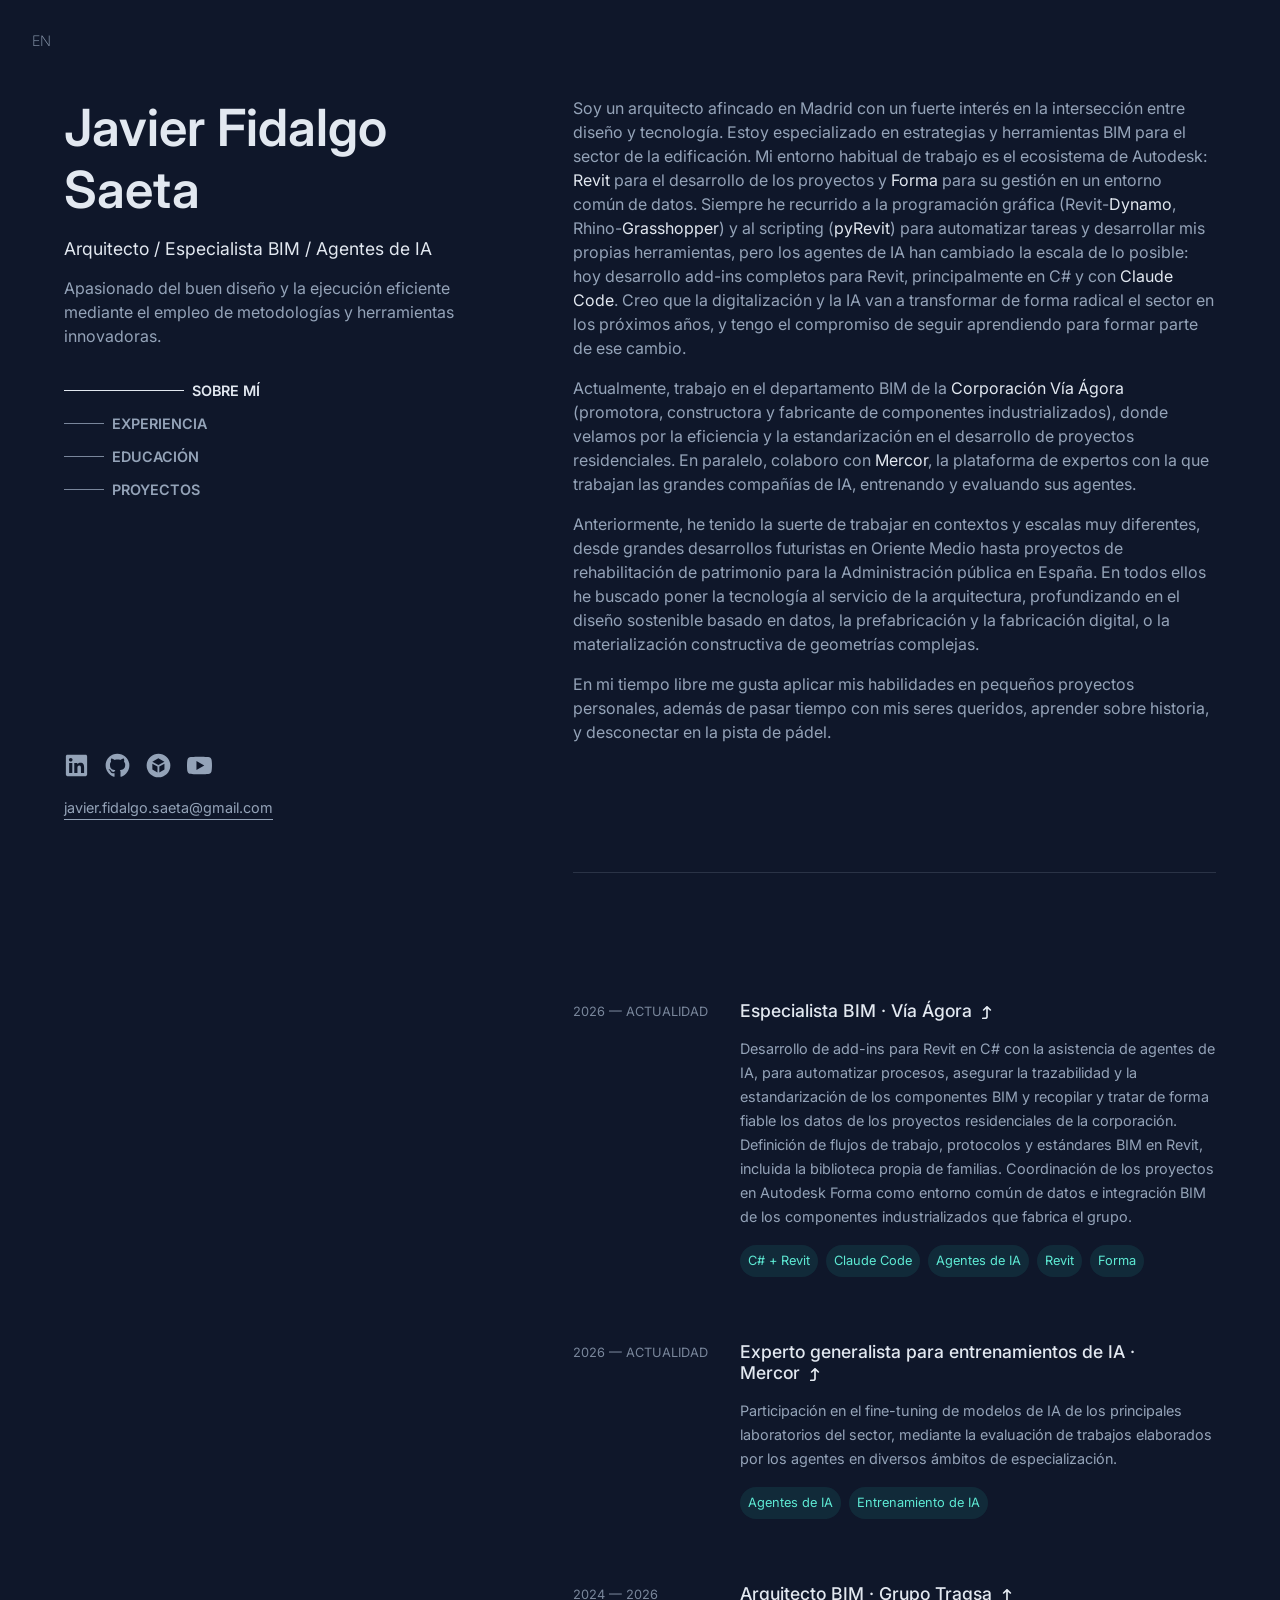
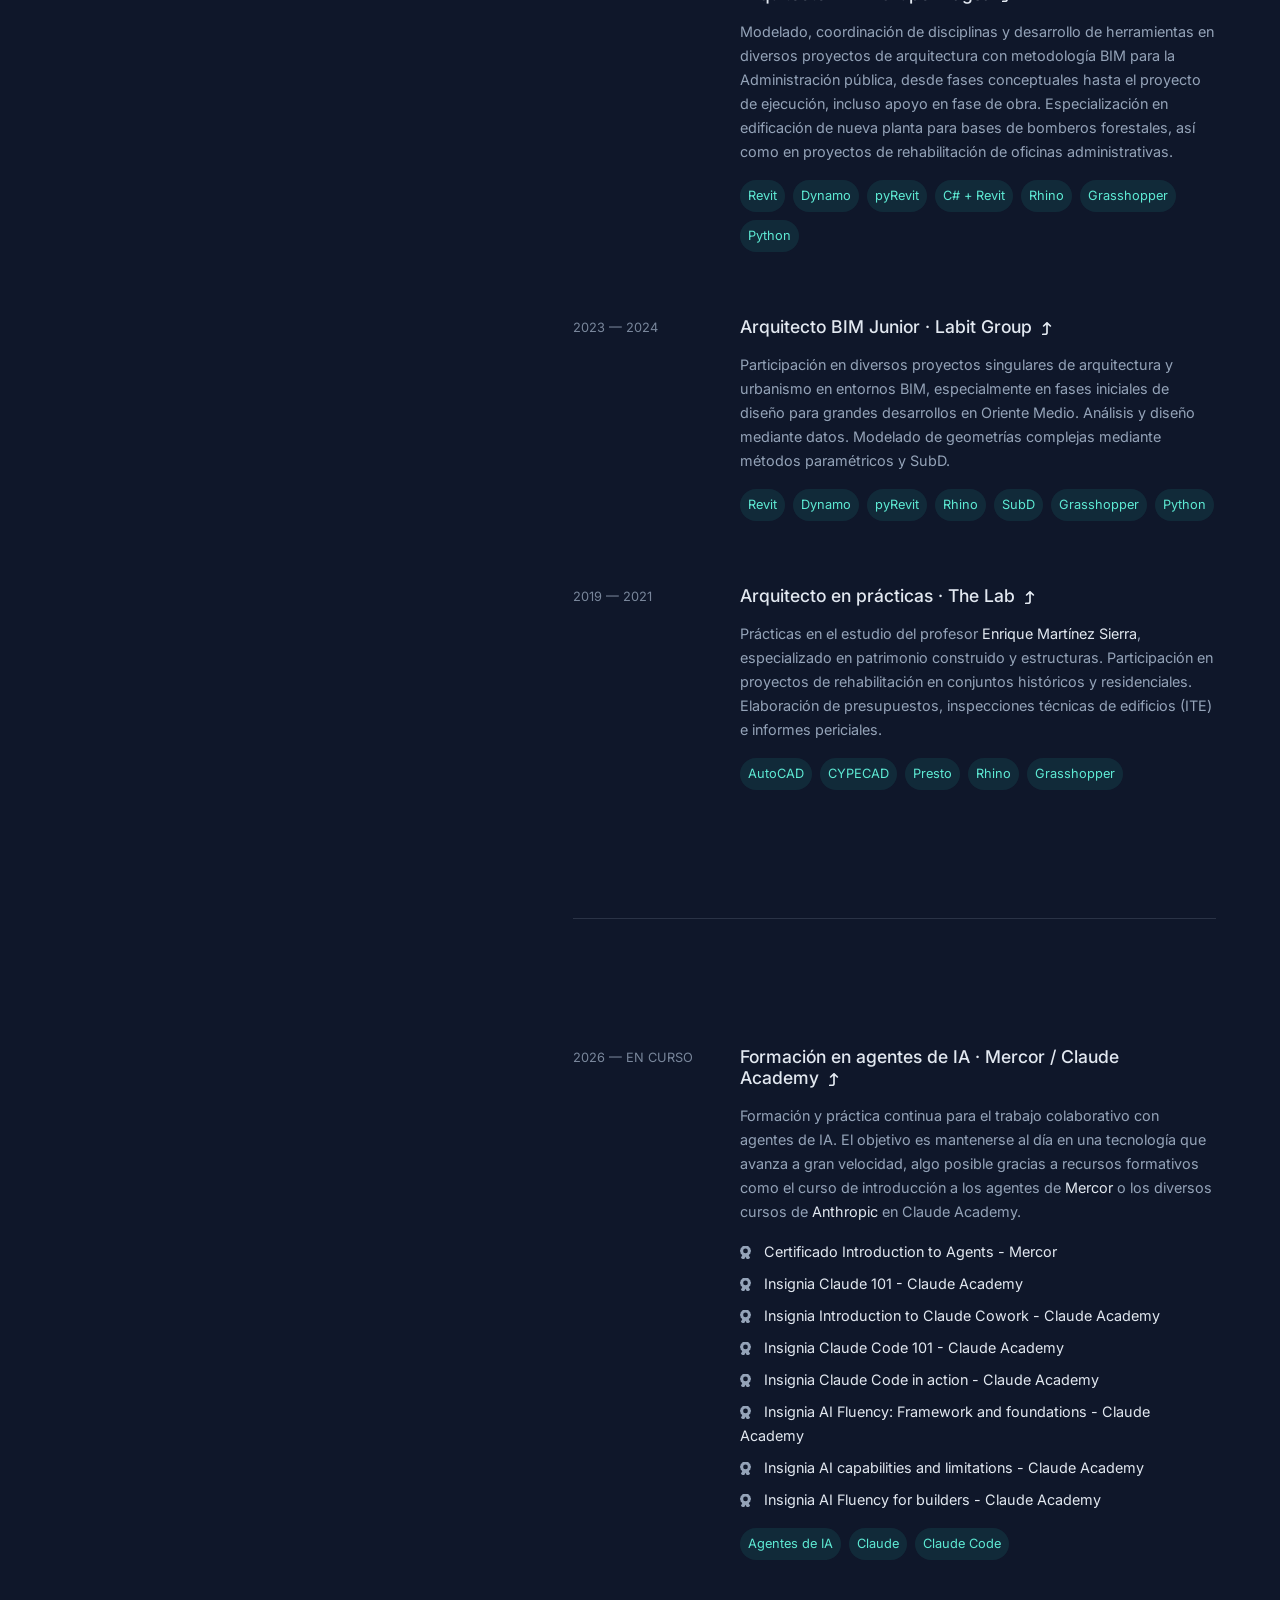
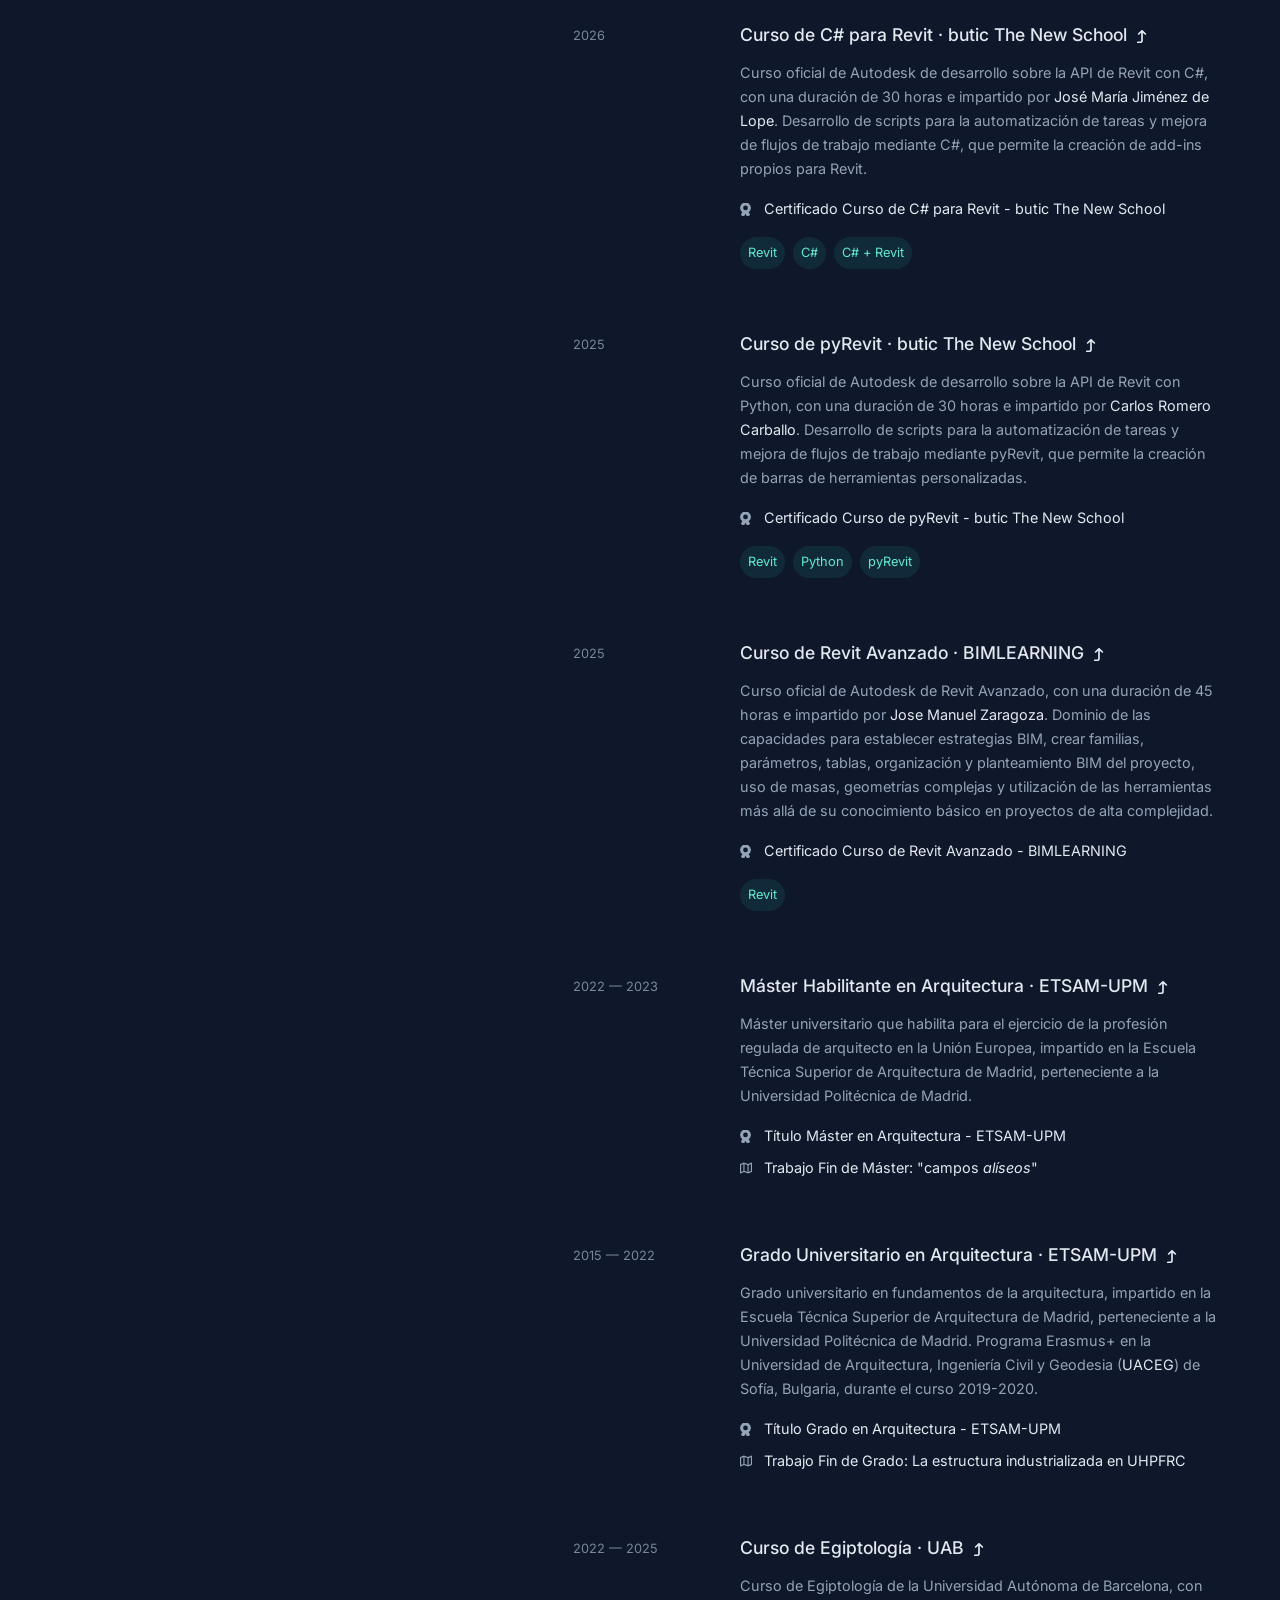
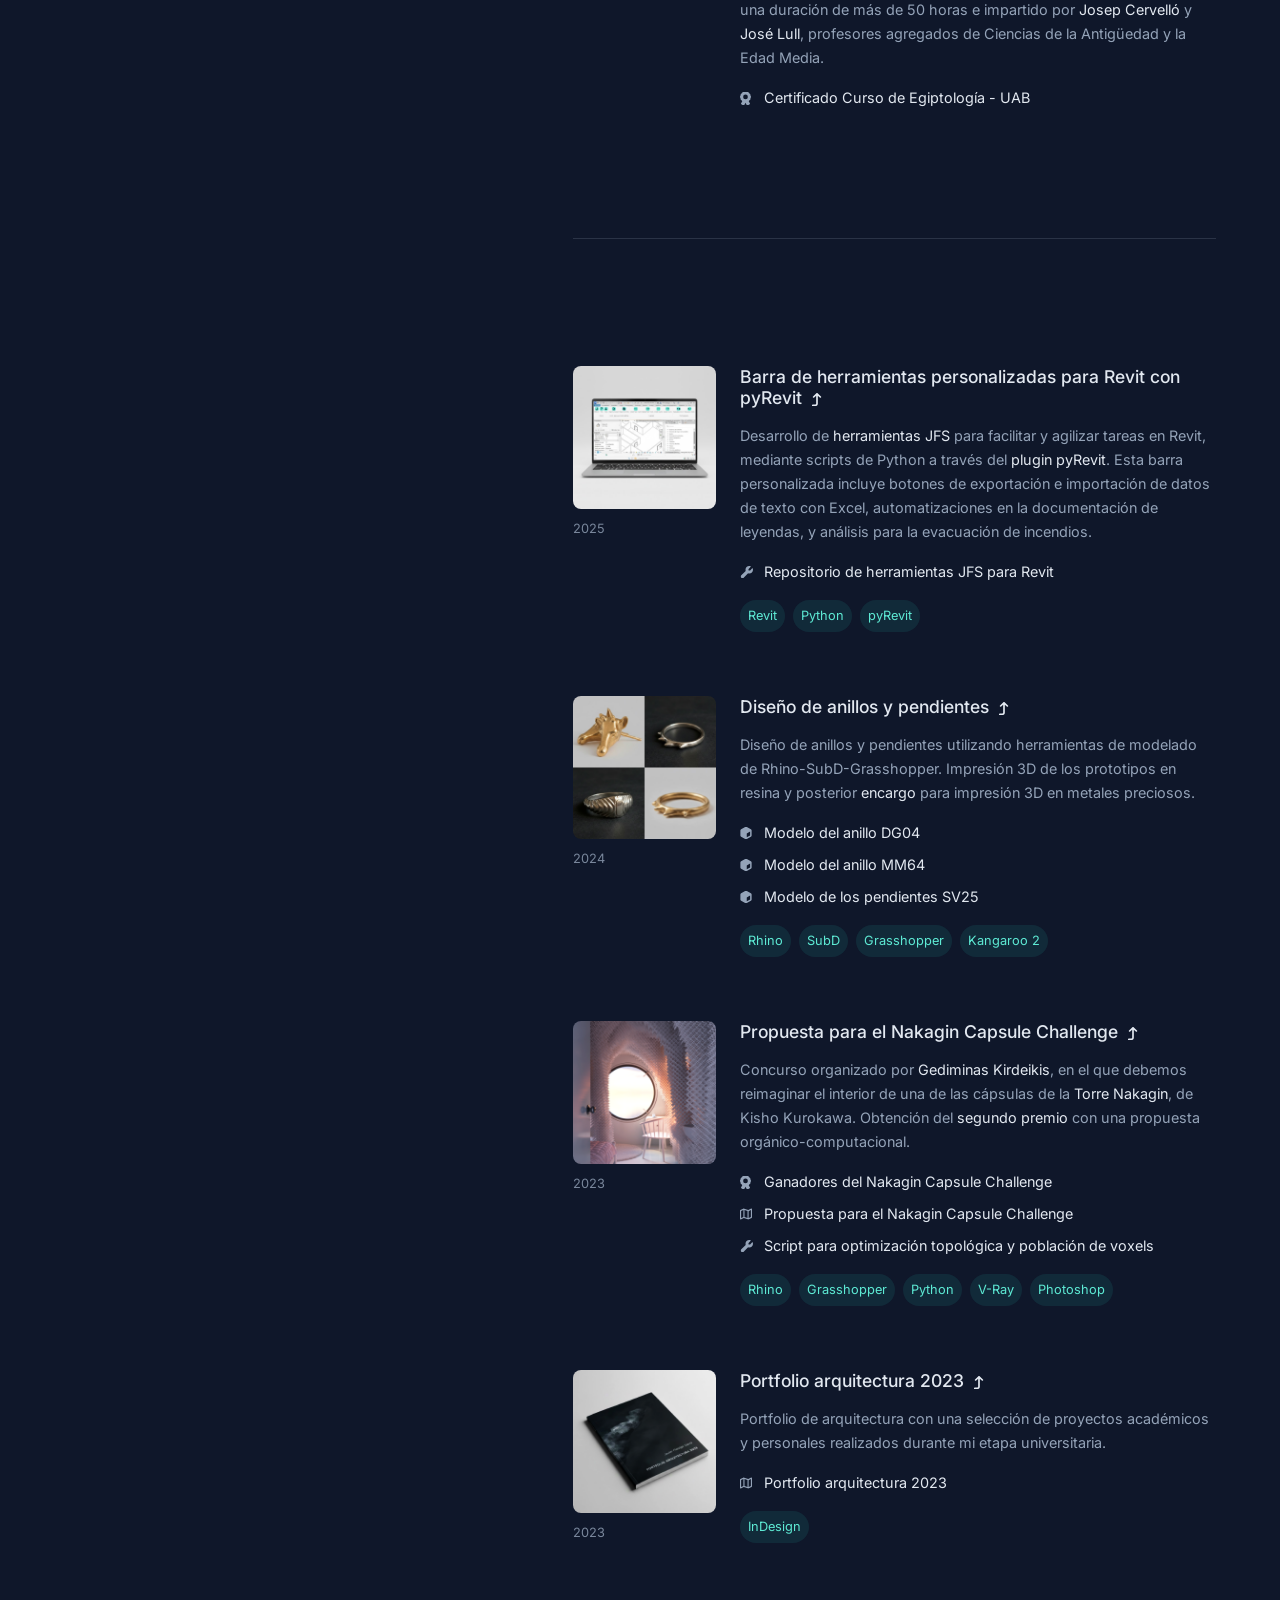
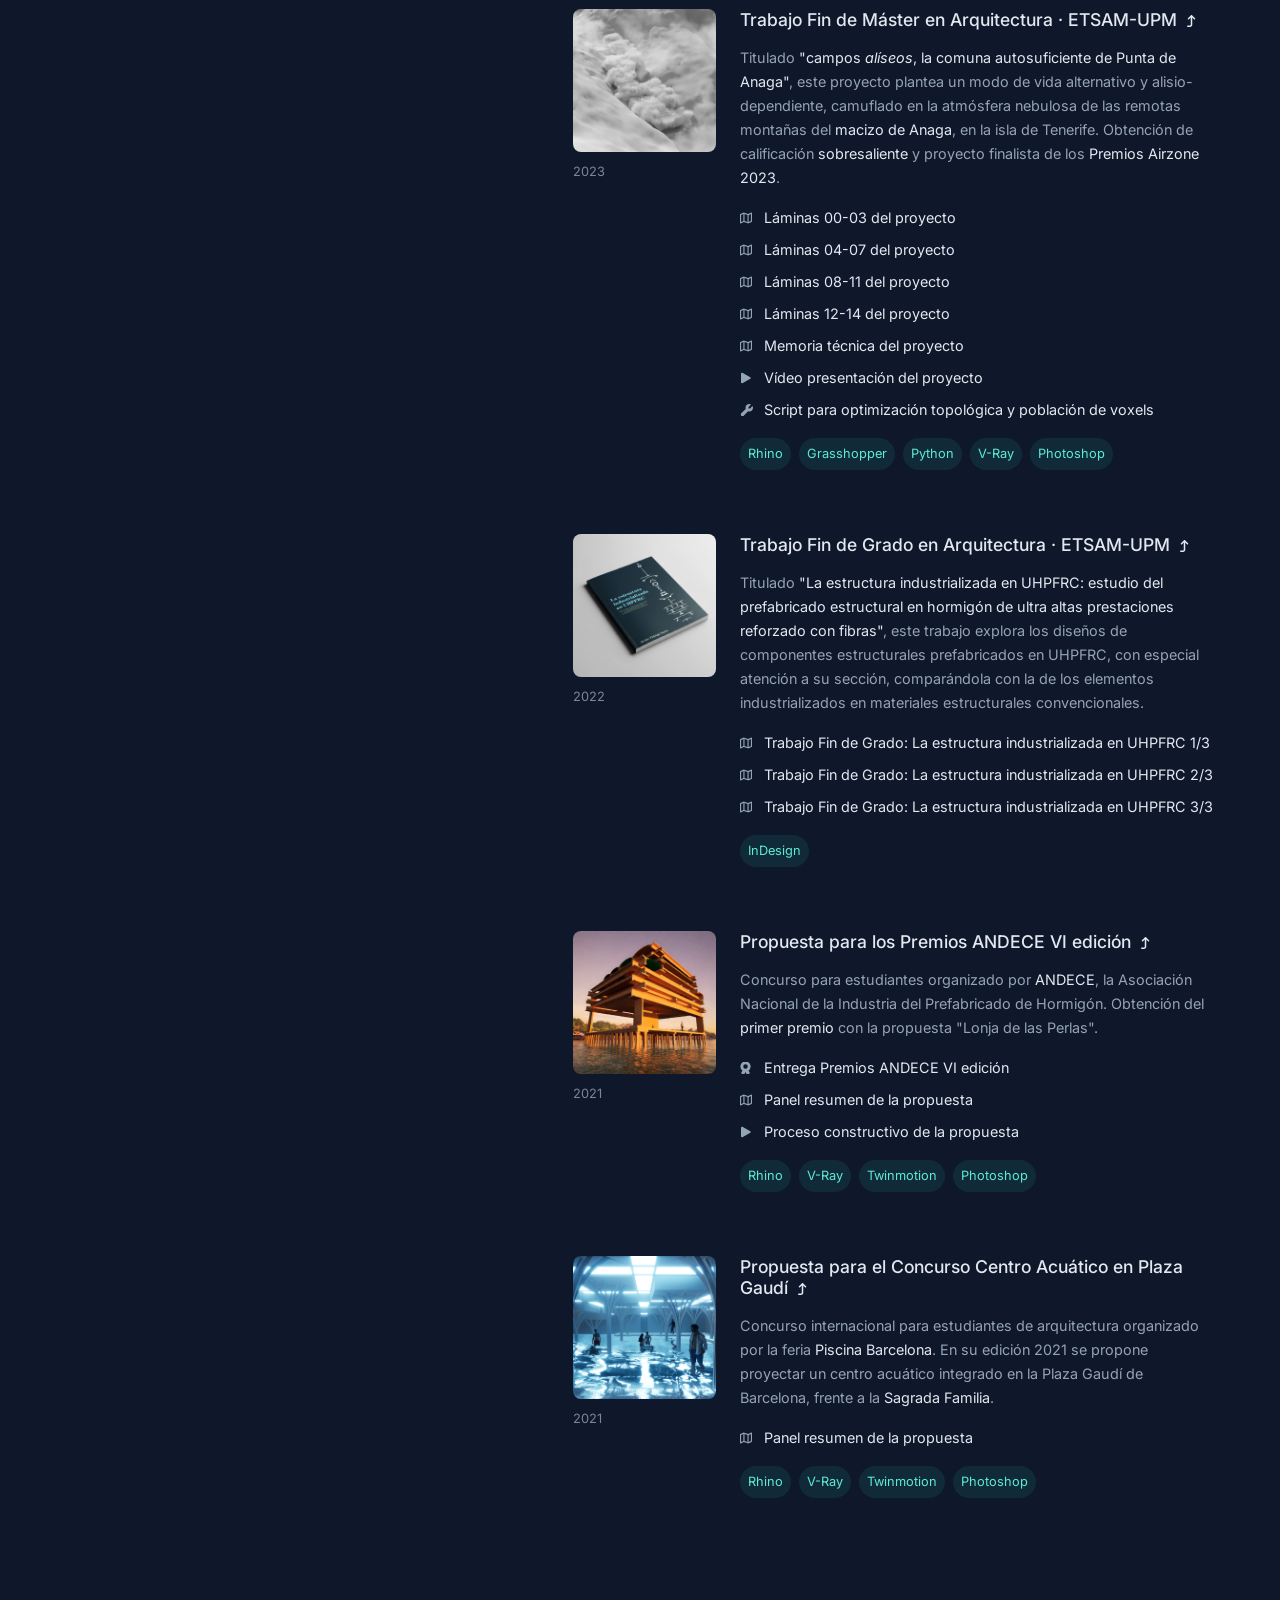
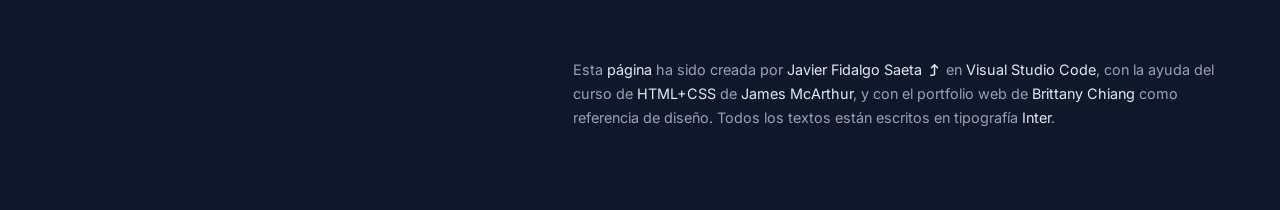
<file: index.html>
<!DOCTYPE html>
<html lang="es">
<head>
    <meta charset="UTF-8">
    <meta name="viewport" content="width=device-width, initial-scale=1.0">
    <title>Javier Fidalgo Saeta · Arquitecto y especialista BIM</title>
    <link rel="stylesheet" href="styles.css"/>

    <link rel="icon" type="image/png" href="public/favicon.png">
    <link rel="canonical" href="https://javierfidalgosaeta.com/">
    <link rel="alternate" hreflang="es" href="https://javierfidalgosaeta.com/">
    <link rel="alternate" hreflang="en" href="https://javierfidalgosaeta.com/en/">
    <link rel="alternate" hreflang="x-default" href="https://javierfidalgosaeta.com/">
    <meta name="theme-color" content="#0f172a">

    <meta name="description" content="Portfolio de Javier Fidalgo Saeta, arquitecto en Madrid especializado en BIM y en la automatización de flujos de trabajo con agentes de IA, Revit, pyRevit, Rhino y Grasshopper.">

    <!-- Preview card when the link is shared (LinkedIn, WhatsApp, X...) -->
    <meta property="og:type" content="website">
    <meta property="og:title" content="Javier Fidalgo Saeta · Arquitecto y especialista BIM">
    <meta property="og:description" content="Portfolio de Javier Fidalgo Saeta, arquitecto en Madrid especializado en BIM y en la automatización de flujos de trabajo con agentes de IA, Revit, pyRevit, Rhino y Grasshopper.">
    <meta property="og:image" content="https://javierfidalgosaeta.com/public/min-web.png">
    <meta property="og:image:width" content="1200">
    <meta property="og:image:height" content="630">
    <meta property="og:image:alt" content="Captura del portfolio web de Javier Fidalgo Saeta">
    <meta property="og:url" content="https://javierfidalgosaeta.com/">
    <meta property="og:locale" content="es_ES">
    <meta property="og:locale:alternate" content="en_US">
    <meta name="twitter:card" content="summary_large_image">

    <!-- Structured data that tells search engines who the site is about -->
    <script type="application/ld+json">
    {
        "@context": "https://schema.org",
        "@type": "Person",
        "name": "Javier Fidalgo Saeta",
        "url": "https://javierfidalgosaeta.com/",
        "jobTitle": "Especialista BIM",
        "worksFor": {
            "@type": "Organization",
            "name": "Vía Ágora",
            "url": "https://viaagora.com/"
        },
        "alumniOf": {
            "@type": "CollegeOrUniversity",
            "name": "Universidad Politécnica de Madrid",
            "url": "https://www.upm.es/"
        },
        "knowsAbout": ["BIM", "Autodesk Revit", "Autodesk Forma", "Rhinoceros 3D", "Grasshopper", "Dynamo", "pyRevit", "Diseño computacional", "Agentes de IA", "Claude Code"],
        "sameAs": [
            "https://www.linkedin.com/in/javi-arch/",
            "https://github.com/javi-arch",
            "https://sketchfab.com/javi-arch",
            "https://www.youtube.com/@javi-arch"
        ]
    }
    </script>

    <link rel="preconnect" href="https://fonts.googleapis.com">
    <link rel="preconnect" href="https://fonts.gstatic.com" crossorigin>
    <link href="https://fonts.googleapis.com/css2?family=Inter:ital,opsz,wght@0,14..32,100..900;1,14..32,100..900&display=swap" rel="stylesheet">

</head>
<body id="top-of-page">
    <a class="language-toggle" href="en/" hreflang="en" lang="en" aria-label="English">EN</a>
    <header>
        <a href="#top-of-page">
            <h1>Javier Fidalgo Saeta</h1>
        </a>
        <p class="subtitle">Arquitecto / Especialista BIM / <span class="no-break">Agentes de IA</span></p>
        <p>Apasionado del buen diseño y la ejecución eficiente mediante el empleo de metodologías y herramientas innovadoras.</p>
        <nav>
            <a class="anchor-text" href="#about">
                <span class="line"></span>
                <span class="text">Sobre mí</span>
            </a>
            <a class="anchor-text" href="#experience">
                <span class="line"></span>
                <span class="text">Experiencia</span>
            </a>
            <a class="anchor-text" href="#education">
                <span class="line"></span>
                <span class="text">Educación</span>
            </a>
            <a class="anchor-text" href="#projects">
                <span class="line"></span>
                <span class="text">Proyectos</span>
            </a>
        </nav>
        <div class="social-links-container">
            <a class="social-link" href="https://www.linkedin.com/in/javi-arch/" target="_blank" aria-label="LinkedIn">
                <svg viewBox="0 0 2000 2000" aria-hidden="true" focusable="false" style="fill-rule:evenodd;clip-rule:evenodd;stroke-linejoin:round;stroke-miterlimit:2;"><g transform="matrix(3.795713,0,0,3.795713,-214.628314,-214.628314)"><path d="M512,96L127.9,96C110.3,96 96,110.5 96,128.3L96,511.7C96,529.5 110.3,544 127.9,544L512,544C529.6,544 544,529.5 544,511.7L544,128.3C544,110.5 529.6,96 512,96ZM231.5,480L165,480L165,266.2L231.5,266.2L231.5,480ZM198.2,160C219.5,160 236.7,177.2 236.7,198.5C236.7,219.8 219.5,237 198.2,237C176.9,237 159.7,219.8 159.7,198.5C159.7,177.2 176.9,160 198.2,160ZM480.3,480L413.9,480L413.9,376C413.9,351.2 413.4,319.3 379.4,319.3C344.8,319.3 339.5,346.3 339.5,374.2L339.5,480L273.1,480L273.1,266.2L336.8,266.2L336.8,295.4L337.7,295.4C346.6,278.6 368.3,260.9 400.6,260.9C467.8,260.9 480.3,305.2 480.3,362.8L480.3,480Z" style="fill-rule:nonzero;"/></g></svg>
            </a>
            <a class="social-link" href="https://github.com/javi-arch" target="_blank" aria-label="GitHub">
                <svg viewBox="0 0 2000 2000" aria-hidden="true" focusable="false" style="fill-rule:evenodd;clip-rule:evenodd;stroke-linejoin:round;stroke-miterlimit:2;"><g transform="matrix(3.830616,0,0,3.830616,-225.797008,-225.797008)"><path d="M316.8,72C178.1,72 72,177.3 72,316C72,426.9 141.8,521.8 241.5,555.2C254.3,557.5 258.8,549.6 258.8,543.1C258.8,536.9 258.5,502.7 258.5,481.7C258.5,481.7 188.5,496.7 173.8,451.9C173.8,451.9 162.4,422.8 146,415.3C146,415.3 123.1,399.6 147.6,399.9C147.6,399.9 172.5,401.9 186.2,425.7C208.1,464.3 244.8,453.2 259.1,446.6C261.4,430.6 267.9,419.5 275.1,412.9C219.2,406.7 162.8,398.6 162.8,302.4C162.8,274.9 170.4,261.1 186.4,243.5C183.8,237 175.3,210.2 189,175.6C209.9,169.1 258,202.6 258,202.6C278,197 299.5,194.1 320.8,194.1C342.1,194.1 363.6,197 383.6,202.6C383.6,202.6 431.7,169 452.6,175.6C466.3,210.3 457.8,237 455.2,243.5C471.2,261.2 481,275 481,302.4C481,398.9 422.1,406.6 366.2,412.9C375.4,420.8 383.2,435.8 383.2,459.3C383.2,493 382.9,534.7 382.9,542.9C382.9,549.4 387.5,557.3 400.2,555C500.2,521.8 568,426.9 568,316C568,177.3 455.5,72 316.8,72Z" style="fill-rule:nonzero;"/></g></svg>
            </a>
            <a class="social-link" href="https://sketchfab.com/javi-arch" target="_blank" aria-label="Sketchfab">
                <svg viewBox="0 0 2000 2000" aria-hidden="true" focusable="false" style="fill-rule:evenodd;clip-rule:evenodd;stroke-linejoin:round;stroke-miterlimit:2;"><g transform="matrix(0.949993,0,0,0.949993,50.007319,50.007319)"><path d="M1000,0C447.68,0 0,447.72 0,1000C0,1552.28 447.68,2000 1000,2000C1552.32,2000 2000,1552.28 2000,1000C2000,447.72 1552.4,0 1000,0ZM913.12,1595.07L482,1346.21L482,844.21L913.12,1077L913.12,1595.07ZM989.92,958.88L479.84,688.5L989.92,394L1500.08,688.5L989.92,958.88ZM1500.4,1347.17L1070.88,1595.17L1070.88,1079L1500.4,847L1500.4,1347.17Z" style="fill-rule:nonzero;"/></g></svg>
            </a>
            <a class="social-link" href="https://www.youtube.com/@javi-arch" target="_blank" aria-label="YouTube">
                <svg viewBox="0 0 2000 2000" aria-hidden="true" focusable="false" style="fill-rule:evenodd;clip-rule:evenodd;stroke-linejoin:round;stroke-miterlimit:2;"><g transform="matrix(3.661662,0,0,3.661662,-172.098133,-171.731966)"><path d="M581.7,188.1L581.8,188.1C593.2,231 593.2,320.4 593.2,320.4C593.2,320.4 593.2,409.8 581.8,452.7C575.5,476.3 557,494.2 533.5,500.5C490.9,512 320.1,512 320.1,512C320.1,512 149.3,512 106.7,500.5C83.2,494.2 64.7,476.3 58.4,452.7C47,409.8 47,320.4 47,320.4C47,320.4 47,231 58.4,188.1C64.7,164.4 83.2,145.8 106.7,139.5C149.3,128 320.1,128 320.1,128C320.1,128 490.9,128 533.4,139.5C556.9,145.8 575.5,164.4 581.7,188.1ZM253.75,417.358L424.846,320L253.75,222.642L253.75,417.358Z"/></g></svg>
            </a>
        </div>
        <a class="mail" href="mailto:javier.fidalgo.saeta@gmail.com">javier.fidalgo.saeta@gmail.com</a>
    </header>
    <main>
        <section id="about">
            <div class="sticky-header">
                <h2>Sobre mí</h2>
            </div>
            <div class="about-contents">
                <p>
                    Soy un arquitecto afincado en Madrid con un fuerte interés en la intersección entre diseño y tecnología. Estoy especializado en estrategias y herramientas BIM para el sector de la edificación. Mi entorno habitual de trabajo es el ecosistema de Autodesk: <a target="_blank" class="anchor-text" href="https://www.autodesk.com/es/products/revit/">Revit</a> para el desarrollo de los proyectos y <a target="_blank" class="anchor-text" href="https://www.autodesk.com/es/products/autodesk-docs/overview">Forma</a> para su gestión en un entorno común de datos. Siempre he recurrido a la programación gráfica (Revit-<a target="_blank" class="anchor-text" href="https://dynamobim.org/">Dynamo</a>, Rhino-<a target="_blank" class="anchor-text" href="https://www.grasshopper3d.com/">Grasshopper</a>) y al scripting (<a target="_blank" class="anchor-text" href="https://pyrevitlabs.notion.site/">pyRevit</a>) para automatizar tareas y desarrollar mis propias herramientas, pero los agentes de IA han cambiado la escala de lo posible: hoy desarrollo add-ins completos para Revit, principalmente en C# y con <a target="_blank" class="anchor-text" href="https://claude.com/product/claude-code">Claude Code</a>. Creo que la digitalización y la IA van a transformar de forma radical el sector en los próximos años, y tengo el compromiso de seguir aprendiendo para formar parte de ese cambio.
                </p>
                <p>
                    Actualmente, trabajo en el departamento BIM de la <a target="_blank" class="anchor-text" href="https://viaagora.com/">Corporación Vía Ágora</a> (promotora, constructora y fabricante de componentes industrializados), donde velamos por la eficiencia y la estandarización en el desarrollo de proyectos residenciales. En paralelo, colaboro con <a target="_blank" class="anchor-text" href="https://www.mercor.com/">Mercor</a>, la plataforma de expertos con la que trabajan las grandes compañías de IA, entrenando y evaluando sus agentes.
                </p>
                <p>
                    Anteriormente, he tenido la suerte de trabajar en contextos y escalas muy diferentes, desde grandes desarrollos futuristas en Oriente Medio hasta proyectos de rehabilitación de patrimonio para la Administración pública en España. En todos ellos he buscado poner la tecnología al servicio de la arquitectura, profundizando en el diseño sostenible basado en datos, la prefabricación y la fabricación digital, o la materialización constructiva de geometrías complejas.
                </p>
                <p>
                    En mi tiempo libre me gusta aplicar mis habilidades en pequeños proyectos personales, además de pasar tiempo con mis seres <a target="_blank" class="anchor-text-secret" href="public/img-loved-ones.jpg" tabindex="-1">queridos</a>, aprender sobre historia, y desconectar en la pista de pádel.
                </p>
            </div>
        </section>
        <section id="experience">
            <div class="sticky-header">
                <h2>Experiencia</h2>
            </div>
            <div class="contents">
                <div class="card">
                    <div class="card-column1">
                        <p class="tenure">2026 — actualidad</p>
                    </div>
                    <div class="card-column2">
                        <a target="_blank" href="https://viaagora.com/">
                            <h3 class="anchor-text card-header">
                                Especialista BIM · Vía
                                <span class="no-break">Ágora <i class="fa-solid fa-arrow-turn-up"></i></span>
                            </h3>
                        </a>
                        <p>
                            Desarrollo de add-ins para Revit en C# con la asistencia de agentes de IA, para automatizar procesos, asegurar la trazabilidad y la estandarización de los componentes BIM y recopilar y tratar de forma fiable los datos de los proyectos residenciales de la corporación. Definición de flujos de trabajo, protocolos y estándares BIM en Revit, incluida la biblioteca propia de familias. Coordinación de los proyectos en Autodesk Forma como entorno común de datos e integración BIM de los componentes industrializados que fabrica el grupo.
                        </p>
                        <div class="tag-container">
                            <div class="tag">
                                <p>C# + Revit</p>
                            </div>
                            <div class="tag">
                                <p>Claude Code</p>
                            </div>
                            <div class="tag">
                                <p>Agentes de IA</p>
                            </div>
                            <div class="tag">
                                <p>Revit</p>
                            </div>
                            <div class="tag">
                                <p>Forma</p>
                            </div>
                        </div>
                    </div>
                </div>
                <div class="card">
                    <div class="card-column1">
                        <p class="tenure">2026 — actualidad</p>
                    </div>
                    <div class="card-column2">
                        <a target="_blank" href="https://www.mercor.com/">
                            <h3 class="anchor-text card-header">
                                Experto generalista para entrenamientos de IA ·
                                <span class="no-break">Mercor <i class="fa-solid fa-arrow-turn-up"></i></span>
                            </h3>
                        </a>
                        <p>
                            Participación en el fine-tuning de modelos de IA de los principales laboratorios del sector, mediante la evaluación de trabajos elaborados por los agentes en diversos ámbitos de especialización.
                        </p>
                        <div class="tag-container">
                            <div class="tag">
                                <p>Agentes de IA</p>
                            </div>
                            <div class="tag">
                                <p>Entrenamiento de IA</p>
                            </div>
                        </div>
                    </div>
                </div>
                <div class="card">
                    <div class="card-column1">
                        <p class="tenure">2024 — 2026</p>
                    </div>
                    <div class="card-column2">
                        <a target="_blank" href="https://www.tragsa.es/">
                            <h3 class="anchor-text card-header">
                                Arquitecto BIM · Grupo
                                <span class="no-break">Tragsa <i class="fa-solid fa-arrow-turn-up"></i></span>
                            </h3>
                        </a>
                        <p>
                            Modelado, coordinación de disciplinas y desarrollo de herramientas en diversos proyectos de arquitectura con metodología BIM para la Administración pública, desde fases conceptuales hasta el proyecto de ejecución, incluso apoyo en fase de obra. Especialización en edificación de nueva planta para bases de bomberos forestales, así como en proyectos de rehabilitación de oficinas administrativas.
                        </p>
                        <div class="tag-container">
                            <div class="tag">
                                <p>Revit</p>
                            </div>
                            <div class="tag">
                                <p>Dynamo</p>
                            </div>
                            <div class="tag">
                                <p>pyRevit</p>
                            </div>
                            <div class="tag">
                                <p>C# + Revit</p>
                            </div>
                            <div class="tag">
                                <p>Rhino</p>
                            </div>
                            <div class="tag">
                                <p>Grasshopper</p>
                            </div>
                            <div class="tag">
                                <p>Python</p>
                            </div>
                        </div>
                    </div>
                </div>
                <div class="card">
                    <div class="card-column1">
                        <p class="tenure">2023 — 2024</p>
                    </div>
                    <div class="card-column2">
                        <a target="_blank" href="https://labit.es/">
                            <h3 class="anchor-text card-header">
                                Arquitecto BIM Junior · Labit
                                <span class="no-break">Group <i class="fa-solid fa-arrow-turn-up"></i></span>
                            </h3>
                        </a>
                        <p>
                            Participación en diversos proyectos singulares de arquitectura y urbanismo en entornos BIM, especialmente en fases iniciales de diseño para grandes desarrollos en Oriente Medio. Análisis y diseño mediante datos. Modelado de geometrías complejas mediante métodos paramétricos y SubD.
                        </p>
                        <div class="tag-container">
                            <div class="tag">
                                <p>Revit</p>
                            </div>
                            <div class="tag">
                                <p>Dynamo</p>
                            </div>
                            <div class="tag">
                                <p>pyRevit</p>
                            </div>
                            <div class="tag">
                                <p>Rhino</p>
                            </div>
                            <div class="tag">
                                <p>SubD</p>
                            </div>
                            <div class="tag">
                                <p>Grasshopper</p>
                            </div>
                            <div class="tag">
                                <p>Python</p>
                            </div>
                        </div>
                    </div>

                </div>
                <div class="card">
                    <div class="card-column1">
                        <p class="tenure">2019 — 2021</p>
                    </div>
                    <div class="card-column2">
                        <a target="_blank" href="https://www.linkedin.com/company/the-lab-r-a-martigar-arquitectos/">
                            <h3 class="anchor-text card-header">
                                Arquitecto en prácticas · The
                                <span class="no-break">Lab <i class="fa-solid fa-arrow-turn-up"></i></span>
                            </h3>
                        </a>
                        <p>
                            Prácticas en el estudio del profesor <a target="_blank" class="anchor-text" href="https://www.linkedin.com/in/enrique-mart%C3%ADnez-sierra-bba0063b/">Enrique Martínez Sierra</a>, especializado en patrimonio construido y estructuras. Participación en proyectos de rehabilitación en conjuntos históricos y residenciales. Elaboración de presupuestos, inspecciones técnicas de edificios (ITE) e informes periciales.
                        </p>
                        <div class="tag-container">
                            <div class="tag">
                                <p>AutoCAD</p>
                            </div>
                            <div class="tag">
                                <p>CYPECAD</p>
                            </div>
                            <div class="tag">
                                <p>Presto</p>
                            </div>
                            <div class="tag">
                                <p>Rhino</p>
                            </div>
                            <div class="tag">
                                <p>Grasshopper</p>
                            </div>
                        </div>
                    </div>
                </div>
            </div>
        </section>
        <section id="education">
            <div class="sticky-header">
                <h2>Educación</h2>
            </div>
            <div class="contents">
                <div class="card">
                    <div class="card-column1">
                        <p class="tenure">2026 — en curso</p>
                    </div>
                    <div class="card-column2">
                        <a target="_blank" href="https://academy.claude.com/">
                            <h3 class="anchor-text card-header">
                                Formación en agentes de IA · Mercor / Claude
                                <span class="no-break">Academy <i class="fa-solid fa-arrow-turn-up"></i></span>
                            </h3>
                        </a>
                        <p>
                            Formación y práctica continua para el trabajo colaborativo con agentes de IA. El objetivo es mantenerse al día en una tecnología que avanza a gran velocidad, algo posible gracias a recursos formativos como el curso de introducción a los agentes de <a target="_blank" class="anchor-text" href="https://www.mercor.com/">Mercor</a> o los diversos cursos de <a target="_blank" class="anchor-text" href="https://www.anthropic.com/">Anthropic</a> en Claude Academy.
                        </p>
                        <div class="card-links-container">
                            <a target="_blank" href="https://work.mercor.com/learn/verify/MRC-2026-VM6ZAVEV" class="anchor-text card-link">
                                <p>
                                    <i class="fa-solid fa-award"></i>
                                    Certificado Introduction to Agents - Mercor
                                </p>
                            </a>
                            <a target="_blank" href="https://academy.claude.com/verify/e960bc56948124d6249cb2278306a629" class="anchor-text card-link">
                                <p>
                                    <i class="fa-solid fa-award"></i>
                                    Insignia Claude 101 - Claude Academy
                                </p>
                            </a>
                            <a target="_blank" href="https://academy.claude.com/verify/8aba2edbcdf05d211b1cc316e697be46" class="anchor-text card-link">
                                <p>
                                    <i class="fa-solid fa-award"></i>
                                    Insignia Introduction to Claude Cowork - Claude Academy
                                </p>
                            </a>
                            <a target="_blank" href="https://academy.claude.com/verify/5ae622ba9cbad276b8bd72847620ed86" class="anchor-text card-link">
                                <p>
                                    <i class="fa-solid fa-award"></i>
                                    Insignia Claude Code 101 - Claude Academy
                                </p>
                            </a>
                            <a target="_blank" href="https://academy.claude.com/verify/140c3d8c6f1a5ce39dcb01d771466b4f" class="anchor-text card-link">
                                <p>
                                    <i class="fa-solid fa-award"></i>
                                    Insignia Claude Code in action - Claude Academy
                                </p>
                            </a>
                            <a target="_blank" href="https://academy.claude.com/verify/33bd0060ce7c7a1c591479f32f5df9ba" class="anchor-text card-link">
                                <p>
                                    <i class="fa-solid fa-award"></i>
                                    Insignia AI Fluency: Framework and foundations - Claude Academy
                                </p>
                            </a>
                            <a target="_blank" href="https://academy.claude.com/verify/6ad404231ce9afd317bfb48b342ce1a7" class="anchor-text card-link">
                                <p>
                                    <i class="fa-solid fa-award"></i>
                                    Insignia AI capabilities and limitations - Claude Academy
                                </p>
                            </a>
                            <a target="_blank" href="https://academy.claude.com/verify/99a8b2d089eeb60f8a5aa37586ea1fea" class="anchor-text card-link">
                                <p>
                                    <i class="fa-solid fa-award"></i>
                                    Insignia AI Fluency for builders - Claude Academy
                                </p>
                            </a>
                        </div>
                        <div class="tag-container">
                            <div class="tag">
                                <p>Agentes de IA</p>
                            </div>
                            <div class="tag">
                                <p>Claude</p>
                            </div>
                            <div class="tag">
                                <p>Claude Code</p>
                            </div>
                        </div>
                    </div>
                </div>
                <div class="card">
                    <div class="card-column1">
                        <p class="tenure">2026</p>
                    </div>
                    <div class="card-column2">
                        <a target="_blank" href="https://butic.es/">
                            <h3 class="anchor-text card-header">
                                Curso de C# para Revit · butic The New
                                <span class="no-break">School <i class="fa-solid fa-arrow-turn-up"></i></span>
                            </h3>
                        </a>
                        <p>
                            Curso oficial de Autodesk de desarrollo sobre la API de Revit con C#, con una duración de 30 horas e impartido por <a target="_blank" class="anchor-text" href="https://www.linkedin.com/in/jos%C3%A9-mar%C3%ADa-jim%C3%A9nez-de-lope-b14a1038/">José María Jiménez de Lope</a>. Desarrollo de scripts para la automatización de tareas y mejora de flujos de trabajo mediante C#, que permite la creación de add-ins propios para Revit.
                        </p>
                        <div class="card-links-container">
                            <a target="_blank" href="public/cert-csharp-butic.pdf" class="anchor-text card-link">
                                <p>
                                    <i class="fa-solid fa-award"></i>
                                    Certificado Curso de C# para Revit - butic The New School
                                </p>
                            </a>
                        </div>
                        <div class="tag-container">
                            <div class="tag">
                                <p>Revit</p>
                            </div>
                            <div class="tag">
                                <p>C#</p>
                            </div>
                            <div class="tag">
                                <p>C# + Revit</p>
                            </div>
                        </div>
                    </div>
                </div>
                <div class="card">
                    <div class="card-column1">
                        <p class="tenure">2025</p>
                    </div>
                    <div class="card-column2">
                        <a target="_blank" href="https://butic.es/">
                            <h3 class="anchor-text card-header">
                                Curso de pyRevit · butic The New
                                <span class="no-break">School <i class="fa-solid fa-arrow-turn-up"></i></span>
                            </h3>
                        </a>
                        <p>
                            Curso oficial de Autodesk de desarrollo sobre la API de Revit con Python, con una duración de 30 horas e impartido por <a target="_blank" class="anchor-text" href="https://www.linkedin.com/in/carlos-romero-carballo-48119618a/">Carlos Romero Carballo</a>. Desarrollo de scripts para la automatización de tareas y mejora de flujos de trabajo mediante pyRevit, que permite la creación de barras de herramientas personalizadas.
                        </p>
                        <div class="card-links-container">
                            <a target="_blank" href="public/cert-pyrevit-butic.pdf" class="anchor-text card-link">
                                <p>
                                    <i class="fa-solid fa-award"></i>
                                    Certificado Curso de pyRevit - butic The New School
                                </p>
                            </a>
                        </div>
                        <div class="tag-container">
                            <div class="tag">
                                <p>Revit</p>
                            </div>
                            <div class="tag">
                                <p>Python</p>
                            </div>
                            <div class="tag">
                                <p>pyRevit</p>
                            </div>
                        </div>
                    </div>
                </div>
                <div class="card">
                    <div class="card-column1">
                        <p class="tenure">2025</p>
                    </div>
                    <div class="card-column2">
                        <a target="_blank" href="https://bimlearning.es/">
                            <h3 class="anchor-text card-header">
                                Curso de Revit Avanzado ·
                                <span class="no-break">BIMLEARNING <i class="fa-solid fa-arrow-turn-up"></i></span>
                            </h3>
                        </a>
                        <p>
                            Curso oficial de Autodesk de Revit Avanzado, con una duración de 45 horas e impartido por <a target="_blank" class="anchor-text" href="https://www.linkedin.com/in/jose-manuel-zaragoza-8133292a/">Jose Manuel Zaragoza</a>. Dominio de las capacidades para establecer estrategias BIM, crear familias, parámetros, tablas, organización y planteamiento BIM del proyecto, uso de masas, geometrías complejas y utilización de las herramientas más allá de su conocimiento básico en proyectos de alta complejidad.
                        </p>
                        <div class="card-links-container">
                            <a target="_blank" href="public/cert-revit-adv-bimlearning.pdf" class="anchor-text card-link">
                                <p>
                                    <i class="fa-solid fa-award"></i>
                                    Certificado Curso de Revit Avanzado - BIMLEARNING
                                </p>
                            </a>
                        </div>
                        <div class="tag-container">
                            <div class="tag">
                                <p>Revit</p>
                            </div>
                        </div>
                    </div>
                </div>
                <div class="card">
                    <div class="card-column1">
                        <p class="tenure">2022 — 2023</p>
                    </div>
                    <div class="card-column2">
                        <a target="_blank" href="https://www.upm.es/">
                            <h3 class="anchor-text card-header">
                                Máster Habilitante en Arquitectura ·
                                <span class="no-break">ETSAM-UPM <i class="fa-solid fa-arrow-turn-up"></i></span>
                            </h3>
                        </a>
                        <p>
                            Máster universitario que habilita para el ejercicio de la profesión regulada de arquitecto en la Unión Europea, impartido en la Escuela Técnica Superior de Arquitectura de Madrid, perteneciente a la Universidad Politécnica de Madrid.
                        </p>
                        <div class="card-links-container">
                            <a target="_blank" href="public/cert-master-arquitectura-jfs.pdf" class="anchor-text card-link">
                                <p>
                                    <i class="fa-solid fa-award"></i>
                                    Título Máster en Arquitectura - ETSAM-UPM
                                </p>
                            </a>
                            <a href="#TFM" class="anchor-text card-link">
                                <p>
                                    <i class="fa-regular fa-map"></i>
                                    Trabajo Fin de Máster: "campos <span class="italic">alíseos</span>"
                                </p>
                            </a>
                        </div>
                    </div>
                </div>
                <div class="card">
                    <div class="card-column1">
                        <p class="tenure">2015 — 2022</p>
                    </div>
                    <div class="card-column2">
                        <a target="_blank" href="https://www.upm.es/">
                            <h3 class="anchor-text card-header">
                                Grado Universitario en Arquitectura ·
                                <span class="no-break">ETSAM-UPM <i class="fa-solid fa-arrow-turn-up"></i></span>
                            </h3>
                        </a>
                        <p>
                            Grado universitario en fundamentos de la arquitectura, impartido en la Escuela Técnica Superior de Arquitectura de Madrid, perteneciente a la Universidad Politécnica de Madrid. Programa Erasmus+ en la Universidad de Arquitectura, Ingeniería Civil y Geodesia (<a target="_blank" class="anchor-text" href="https://www.uacg.bg/en">UACEG</a>) de Sofía, Bulgaria, durante el curso 2019-2020.
                        </p>
                        <div class="card-links-container">
                            <a target="_blank" href="public/cert-grado-arquitectura-jfs.pdf" class="anchor-text card-link">
                                <p>
                                    <i class="fa-solid fa-award"></i>
                                    Título Grado en Arquitectura - ETSAM-UPM
                                </p>
                            </a>
                            <a href="#TFG" class="anchor-text card-link">
                                <p>
                                    <i class="fa-regular fa-map"></i>
                                    Trabajo Fin de Grado: La estructura industrializada en UHPFRC
                                </p>
                            </a>
                        </div>
                    </div>
                </div>
                <div class="card">
                    <div class="card-column1">
                        <p class="tenure">2022 — 2025</p>
                    </div>
                    <div class="card-column2">
                        <a target="_blank" href="https://www.uab.cat/">
                            <h3 class="anchor-text card-header">
                                Curso de Egiptología ·
                                <span class="no-break">UAB <i class="fa-solid fa-arrow-turn-up"></i></span>
                            </h3>
                        </a>
                        <p>
                            Curso de Egiptología de la Universidad Autónoma de Barcelona, con una duración de más de 50 horas e impartido por <a target="_blank" class="anchor-text" href="https://es.wikipedia.org/wiki/Josep_Cervell%C3%B3_Autuori">Josep Cervelló</a> y <a target="_blank" class="anchor-text" href="http://joselull.com/">José Lull</a>, profesores agregados de Ciencias de la Antigüedad y la Edad Media.
                        </p>
                        <div class="card-links-container">
                            <a target="_blank" href="public/cert-curso-egipt-uab.pdf" class="anchor-text card-link">
                                <p>
                                    <i class="fa-solid fa-award"></i>
                                    Certificado Curso de Egiptología - UAB
                                </p>
                            </a>
                        </div>
                    </div>
                </div>
            </div>
        </section>
        <section id="projects">
            <div class="sticky-header">
                <h2>Proyectos</h2>
            </div>
            <div class="contents">
                <div class="card">
                    <div class="card-column1">
                        <p class="tenure">2025</p>
                        <div class="project-image-container">
                            <img width="300" height="300" loading="lazy" decoding="async" src="public/img-pyrevit-jfs-tools.png" alt="Barra de herramientas personalizadas para Revit con pyRevit"/>
                        </div>
                    </div>
                    <div class="card-column2">
                        <a target="_blank" href="https://github.com/javi-arch/jfs-pyrevit-tools">
                            <h3 class="anchor-text card-header">
                                Barra de herramientas personalizadas para Revit con
                                <span class="no-break">pyRevit <i class="fa-solid fa-arrow-turn-up"></i></span>
                            </h3>
                        </a>
                        <p>
                            Desarrollo de <a target="_blank" href="https://github.com/javi-arch/jfs-pyrevit-tools" class="anchor-text card-link">herramientas JFS</a> para facilitar y agilizar tareas en Revit, mediante scripts de Python a través del <a target="_blank" href="https://pyrevitlabs.notion.site/" class="anchor-text card-link">plugin pyRevit</a>. Esta barra personalizada incluye botones de exportación e importación de datos de texto con Excel, automatizaciones en la documentación de leyendas, y análisis para la evacuación de incendios.
                        </p>
                        <div class="card-links-container">
                            <a target="_blank" href="https://github.com/javi-arch/jfs-pyrevit-tools" class="anchor-text card-link">
                                <p>
                                    <i class="fa-solid fa-wrench"></i>
                                    Repositorio de herramientas JFS para Revit
                                </p>
                            </a>
                        </div>
                        <div class="tag-container">
                            <div class="tag">
                                <p>Revit</p>
                            </div>
                            <div class="tag">
                                <p>Python</p>
                            </div>
                            <div class="tag">
                                <p>pyRevit</p>
                            </div>
                        </div>
                    </div>
                </div>
                <div class="card">
                    <div class="card-column1">
                        <p class="tenure">2024</p>
                        <div class="project-image-container">
                            <img width="300" height="300" loading="lazy" decoding="async" src="public/img-rings-rhino.png" alt="Diseño de anillos y pendientes"/>
                        </div>
                    </div>
                    <div class="card-column2">
                        <a target="_blank" href="https://skfb.ly/pGyPO">
                            <h3 class="anchor-text card-header">
                                Diseño de anillos y
                                <span class="no-break">pendientes <i class="fa-solid fa-arrow-turn-up"></i></span>
                            </h3>
                        </a>
                        <p>
                            Diseño de anillos y pendientes utilizando herramientas de modelado de Rhino-SubD-Grasshopper. Impresión 3D de los prototipos en resina y posterior <a target="_blank" href="https://i.materialise.com" class="anchor-text card-link">encargo</a> para impresión 3D en metales preciosos.
                        </p>
                        <div class="card-links-container">
                            <a target="_blank" href="https://skfb.ly/pGyxB" class="anchor-text card-link">
                                <p>
                                    <i class="fa-solid fa-cube"></i>
                                    Modelo del anillo DG04
                                </p>
                            </a>
                            <a target="_blank" href="https://skfb.ly/pGyxQ" class="anchor-text card-link">
                                <p>
                                    <i class="fa-solid fa-cube"></i>
                                    Modelo del anillo MM64
                                </p>
                            </a>
                            <a target="_blank" href="https://skfb.ly/pGyyo" class="anchor-text card-link">
                                <p>
                                    <i class="fa-solid fa-cube"></i>
                                    Modelo de los pendientes SV25
                                </p>
                            </a>
                        </div>
                        <div class="tag-container">
                            <div class="tag">
                                <p>Rhino</p>
                            </div>
                            <div class="tag">
                                <p>SubD</p>
                            </div>
                            <div class="tag">
                                <p>Grasshopper</p>
                            </div>
                            <div class="tag">
                                <p>Kangaroo 2</p>
                            </div>
                        </div>
                    </div>
                </div>
                <div class="card">
                    <div class="card-column1">
                        <p class="tenure">2023</p>
                        <div class="project-image-container">
                            <img width="300" height="300" loading="lazy" decoding="async" src="public/img-nakagin-capsule-challenge.png" alt="Propuesta para el Nakagin Capsule Challenge"/>
                        </div>
                    </div>
                    <div class="card-column2">
                        <a target="_blank" href="https://www.youtube.com/watch?v=Dx22yXzKcfc">
                            <h3 class="anchor-text card-header">
                                Propuesta para el Nakagin Capsule
                                <span class="no-break">Challenge <i class="fa-solid fa-arrow-turn-up"></i></span>
                            </h3>
                        </a>
                        <p>
                            Concurso organizado por <a target="_blank" class="anchor-text" href="https://www.youtube.com/@DesignGoBrr">Gediminas Kirdeikis</a>, en el que debemos reimaginar el interior de una de las cápsulas de la <a target="_blank" class="anchor-text" href="https://es.wikipedia.org/wiki/Nakagin_Capsule_Tower">Torre Nakagin</a>, de Kisho Kurokawa. Obtención del <a target="_blank" href="https://www.youtube.com/watch?v=GdapYFXpDB8" class="anchor-text card-link">segundo premio</a> con una propuesta orgánico-computacional.
                        </p>
                        <div class="card-links-container">
                            <a target="_blank" href="https://www.youtube.com/watch?v=GdapYFXpDB8" class="anchor-text card-link">
                                <p>
                                    <i class="fa-solid fa-award"></i>
                                    Ganadores del Nakagin Capsule Challenge
                                </p>
                            </a>
                            <a target="_blank" href="public/pdf-nakagin-capsule-challenge.pdf" class="anchor-text card-link">
                                <p>
                                    <i class="fa-regular fa-map"></i>
                                    Propuesta para el Nakagin Capsule Challenge
                                </p>
                            </a>
                            <a target="_blank" href="https://github.com/javi-arch/topo-optimisation-voxel-population-gh" class="anchor-text card-link">
                                <p>
                                    <i class="fa-solid fa-wrench"></i>
                                    Script para optimización topológica y población de voxels
                                </p>
                            </a>
                        </div>
                        <div class="tag-container">
                            <div class="tag">
                                <p>Rhino</p>
                            </div>
                            <div class="tag">
                                <p>Grasshopper</p>
                            </div>
                            <div class="tag">
                                <p>Python</p>
                            </div>
                            <div class="tag">
                                <p>V-Ray</p>
                            </div>
                            <div class="tag">
                                <p>Photoshop</p>
                            </div>
                        </div>
                    </div>
                </div>
                <div class="card">
                    <div class="card-column1">
                        <p class="tenure">2023</p>
                        <div class="project-image-container">
                            <img width="300" height="300" loading="lazy" decoding="async" src="public/img-portfolio-arquitectura-2023.png" alt="Portfolio arquitectura 2023"/>
                        </div>
                    </div>
                    <div class="card-column2">
                        <a target="_blank" href="public/pdf-portfolio-arquitectura-2023.pdf">
                            <h3 class="anchor-text card-header">
                                Portfolio arquitectura
                                <span class="no-break">2023 <i class="fa-solid fa-arrow-turn-up"></i></span>
                            </h3>
                        </a>
                        <p>
                            Portfolio de arquitectura con una selección de proyectos académicos y personales realizados durante mi etapa universitaria.
                        </p>
                        <div class="card-links-container">
                            <a target="_blank" href="public/pdf-portfolio-arquitectura-2023.pdf" class="anchor-text card-link">
                                <p>
                                    <i class="fa-regular fa-map"></i>
                                    Portfolio arquitectura 2023
                                </p>
                            </a>
                        </div>
                        <div class="tag-container">
                            <div class="tag">
                                <p>InDesign</p>
                            </div>
                        </div>
                    </div>
                </div>
                <div id="TFM" class="card">
                    <div class="card-column1">
                        <p class="tenure">2023</p>
                        <div class="project-image-container">
                            <img width="300" height="300" loading="lazy" decoding="async" src="public/img-tfm-campos-aliseos.png" alt="Trabajo Fin de Máster: 'campos alíseos'"/>
                        </div>
                    </div>
                    <div class="card-column2">
                        <a target="_blank" href="https://www.upm.es/">
                            <h3 class="anchor-text card-header">
                                Trabajo Fin de Máster en Arquitectura ·
                                <span class="no-break">ETSAM-UPM <i class="fa-solid fa-arrow-turn-up"></i></span>
                            </h3>
                        </a>
                        <p>
                            Titulado <a target="_blank" class="anchor-text" href="https://archive.dpa-etsam.com/projects/campos-aliseos">"campos <span class="italic">alíseos</span>, la comuna autosuficiente de Punta de Anaga"</a>, este proyecto plantea un modo de vida alternativo y alisio-dependiente, camuflado en la atmósfera nebulosa de las remotas montañas del <a target="_blank" class="anchor-text" href="https://es.wikipedia.org/wiki/Macizo_de_Anaga">macizo de Anaga</a>, en la isla de Tenerife. Obtención de calificación <a target="_blank" class="anchor-text" href="https://archive.dpa-etsam.com/projects/campos-aliseos">sobresaliente</a> y proyecto finalista de los <a target="_blank" class="anchor-text" href="https://www.catedrainnovacion.uma.es/noticias/ganadores-premios-airzone/">Premios Airzone 2023</a>.
                        </p>
                        <div class="card-links-container">
                            <a target="_blank" href="public/pdf-campos-aliseos-03.pdf" class="anchor-text card-link">
                                <p>
                                    <i class="fa-regular fa-map"></i>
                                    Láminas 00-03 del proyecto
                                </p>
                            </a>
                            <a target="_blank" href="public/pdf-campos-aliseos-47.pdf" class="anchor-text card-link">
                                <p>
                                    <i class="fa-regular fa-map"></i>
                                    Láminas 04-07 del proyecto
                                </p>
                            </a>
                            <a target="_blank" href="public/pdf-campos-aliseos-811.pdf" class="anchor-text card-link">
                                <p>
                                    <i class="fa-regular fa-map"></i>
                                    Láminas 08-11 del proyecto
                                </p>
                            </a>
                            <a target="_blank" href="public/pdf-campos-aliseos-1214.pdf" class="anchor-text card-link">
                                <p>
                                    <i class="fa-regular fa-map"></i>
                                    Láminas 12-14 del proyecto
                                </p>
                            </a>
                            <a target="_blank" href="public/pdf-campos-aliseos-tec.pdf" class="anchor-text card-link">
                                <p>
                                    <i class="fa-regular fa-map"></i>
                                    Memoria técnica del proyecto
                                </p>
                            </a>
                            <a target="_blank" href="https://youtu.be/jGWXVkrUF-8?si=GVr2NwLjUSU1Srax" class="anchor-text card-link">
                                <p>
                                    <i class="fa-solid fa-play"></i>
                                    Vídeo presentación del proyecto
                                </p>
                            </a>
                            <a target="_blank" href="https://github.com/javi-arch/topo-optimisation-voxel-population-gh" class="anchor-text card-link">
                                <p>
                                    <i class="fa-solid fa-wrench"></i>
                                    Script para optimización topológica y población de voxels
                                </p>
                            </a>
                        </div>
                        <div class="tag-container">
                            <div class="tag">
                                <p>Rhino</p>
                            </div>
                            <div class="tag">
                                <p>Grasshopper</p>
                            </div>
                            <div class="tag">
                                <p>Python</p>
                            </div>
                            <div class="tag">
                                <p>V-Ray</p>
                            </div>
                            <div class="tag">
                                <p>Photoshop</p>
                            </div>
                        </div>
                    </div>
                </div>
                <div id="TFG" class="card">
                    <div class="card-column1">
                        <p class="tenure">2022</p>
                        <div class="project-image-container">
                            <img width="300" height="300" loading="lazy" decoding="async" src="public/img-estructura-industrializada-uhpfrc.png" alt="Trabajo Fin de Grado: La estructura industrializada en UHPFRC"/>
                        </div>
                    </div>
                    <div class="card-column2">
                        <a target="_blank" href="https://www.upm.es/">
                            <h3 class="anchor-text card-header">
                                Trabajo Fin de Grado en Arquitectura ·
                                <span class="no-break">ETSAM-UPM <i class="fa-solid fa-arrow-turn-up"></i></span>
                            </h3>
                        </a>
                        <p>
                            Titulado <a target="_blank" class="anchor-text" href="https://oa.upm.es/69685/">"La estructura industrializada en UHPFRC: estudio del prefabricado estructural en hormigón de ultra altas prestaciones reforzado con fibras"</a>, este trabajo explora los diseños de componentes estructurales prefabricados en UHPFRC, con especial atención a su sección, comparándola con la de los elementos industrializados en materiales estructurales convencionales.
                        </p>
                        <div class="card-links-container">
                            <a target="_blank" href="public/pdf-estructura-industrializada-uhpfrc1.pdf" class="anchor-text card-link">
                                <p>
                                    <i class="fa-regular fa-map"></i>
                                    Trabajo Fin de Grado: La estructura industrializada en UHPFRC 1/3
                                </p>
                            </a>
                            <a target="_blank" href="public/pdf-estructura-industrializada-uhpfrc2.pdf" class="anchor-text card-link">
                                <p>
                                    <i class="fa-regular fa-map"></i>
                                    Trabajo Fin de Grado: La estructura industrializada en UHPFRC 2/3
                                </p>
                            </a>
                            <a target="_blank" href="public/pdf-estructura-industrializada-uhpfrc3.pdf" class="anchor-text card-link">
                                <p>
                                    <i class="fa-regular fa-map"></i>
                                    Trabajo Fin de Grado: La estructura industrializada en UHPFRC 3/3
                                </p>
                            </a>
                        </div>
                        <div class="tag-container">
                            <div class="tag">
                                <p>InDesign</p>
                            </div>
                        </div>
                    </div>
                </div>
                <div class="card">
                    <div class="card-column1">
                        <p class="tenure">2021</p>
                        <div class="project-image-container">
                            <img width="300" height="300" loading="lazy" decoding="async" src="public/img-premios-andece-2021.png" alt="Propuesta para los Premios ANDECE VI edición"/>
                        </div>
                    </div>
                    <div class="card-column2">
                        <a target="_blank" href="https://premioandece.com/">
                            <h3 class="anchor-text card-header">
                                Propuesta para los Premios ANDECE VI
                                <span class="no-break">edición <i class="fa-solid fa-arrow-turn-up"></i></span>
                            </h3>
                        </a>
                        <p>
                            Concurso para estudiantes organizado por <a target="_blank" class="anchor-text" href="https://andece.org/">ANDECE</a>, la Asociación Nacional de la Industria del Prefabricado de Hormigón. Obtención del <a target="_blank" class="anchor-text" href="https://premioandece.com/ediciones">primer premio</a> con la propuesta "Lonja de las Perlas".
                        </p>
                        <div class="card-links-container">
                            <a target="_blank" href="https://youtu.be/FJcny_zKp_g?si=bueXuJnPOqK-JR_L" class="anchor-text card-link">
                                <p>
                                    <i class="fa-solid fa-award"></i>
                                    Entrega Premios ANDECE VI edición
                                </p>
                            </a>
                            <a target="_blank" href="public/pdf-premios-andece-2021.pdf" class="anchor-text card-link">
                                <p>
                                    <i class="fa-regular fa-map"></i>
                                    Panel resumen de la propuesta
                                </p>
                            </a>
                            <a target="_blank" href="https://youtu.be/YGy7KxXAYn0?si=qVxGcYLhjMpDmlOR" class="anchor-text card-link">
                                <p>
                                    <i class="fa-solid fa-play"></i>
                                    Proceso constructivo de la propuesta
                                </p>
                            </a>
                        </div>
                        <div class="tag-container">
                            <div class="tag">
                                <p>Rhino</p>
                            </div>
                            <div class="tag">
                                <p>V-Ray</p>
                            </div>
                            <div class="tag">
                                <p>Twinmotion</p>
                            </div>
                            <div class="tag">
                                <p>Photoshop</p>
                            </div>
                        </div>
                    </div>
                </div>
                <div class="card">
                    <div class="card-column1">
                        <p class="tenure">2021</p>
                        <div class="project-image-container">
                            <img width="300" height="300" loading="lazy" decoding="async" src="public/img-piscina-wellness-barcelona.png" alt="Propuesta para el Concurso Centro Acuático en Plaza Gaudí"/>
                        </div>
                    </div>
                    <div class="card-column2">
                        <a target="_blank" href="https://www.firabarcelona.com/es/nota-prensa/piscina_s046/piscina-welness-propone-a-futuros-arquitectos-imaginar-un-centro-acuatico-frente-a-la-sagrada-familia/">
                            <h3 class="anchor-text card-header">
                                Propuesta para el Concurso Centro Acuático en Plaza
                                <span class="no-break">Gaudí <i class="fa-solid fa-arrow-turn-up"></i></span>
                            </h3>
                        </a>
                        <p>
                            Concurso internacional para estudiantes de arquitectura organizado por la feria <a target="_blank" class="anchor-text" href="https://www.piscinabarcelona.es/">Piscina Barcelona</a>. En su edición 2021 se propone proyectar un centro acuático integrado en la Plaza Gaudí de Barcelona, frente a la <a target="_blank" class="anchor-text" href="https://es.wikipedia.org/wiki/Templo_Expiatorio_de_la_Sagrada_Familia">Sagrada Familia</a>.
                        </p>
                        <div class="card-links-container">
                            <a target="_blank" href="public/pdf-piscina-wellness-barcelona.pdf" class="anchor-text card-link">
                                <p>
                                    <i class="fa-regular fa-map"></i>
                                    Panel resumen de la propuesta
                                </p>
                            </a>
                        </div>
                        <div class="tag-container">
                            <div class="tag">
                                <p>Rhino</p>
                            </div>
                            <div class="tag">
                                <p>V-Ray</p>
                            </div>
                            <div class="tag">
                                <p>Twinmotion</p>
                            </div>
                            <div class="tag">
                                <p>Photoshop</p>
                            </div>
                        </div>
                    </div>
                </div>
            </div>
        </section>
    </main>
    <footer>
        <p>Esta <a target="_blank" class="anchor-text" href="https://github.com/javi-arch/jfs-website">página</a> ha sido creada por <a class="anchor-text" href="#top-of-page">Javier Fidalgo Saeta <i class="fa-solid fa-arrow-turn-up"></i></a> en <a target="_blank" class="anchor-text" href="https://code.visualstudio.com/">Visual Studio Code</a>, con la ayuda del curso de <a target="_blank" class="anchor-text" href="https://youtu.be/Eb3lOiukwAQ?si=utUPfATYSmF1ymGE">HTML+CSS</a> de <a target="_blank" class="anchor-text" href="https://www.linkedin.com/in/jamezmcarthur/">James McArthur</a>, y con el portfolio web de <a target="_blank" class="anchor-text" href="https://brittanychiang.com/">Brittany Chiang</a> como referencia de diseño. Todos los textos están escritos en tipografía <a target="_blank" class="anchor-text" href="https://rsms.me/inter/">Inter</a>.
        </p>
    </footer>
    <script src="script.js"></script>
</body>
</html>
</file>
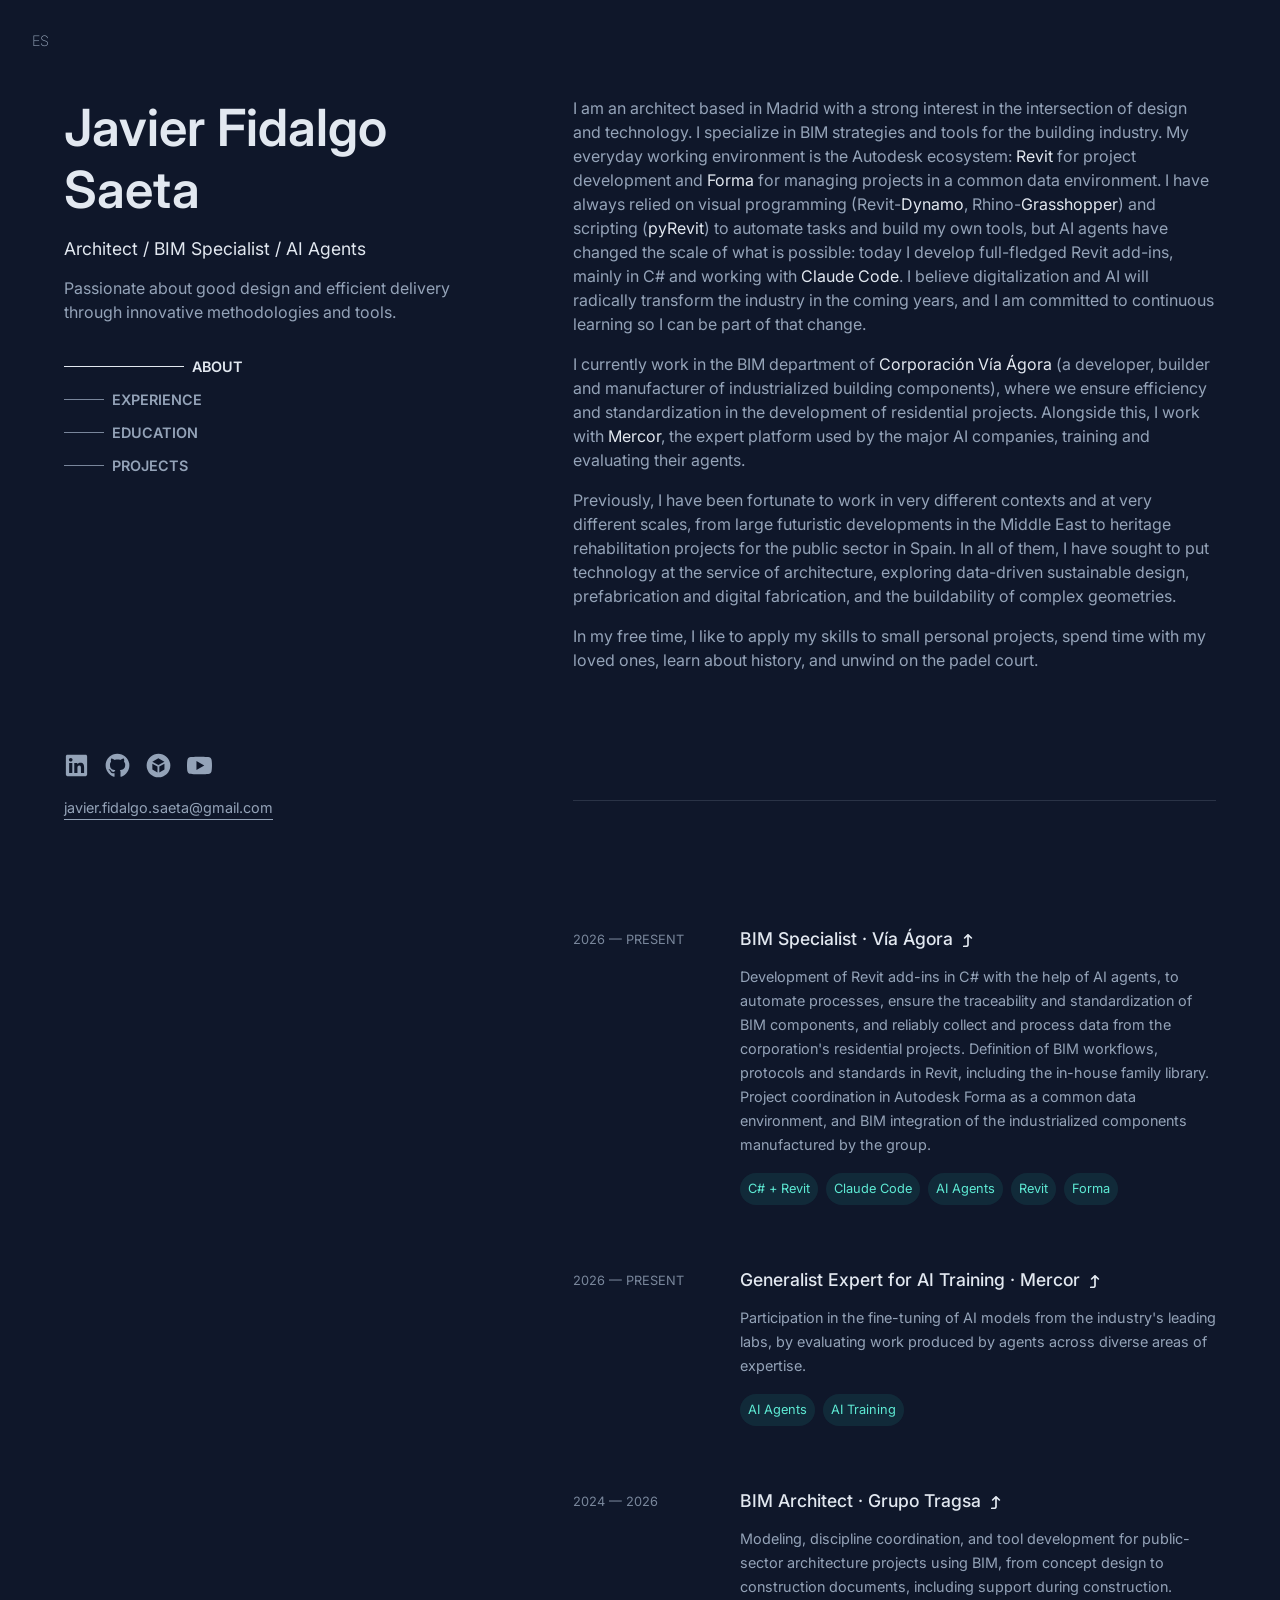
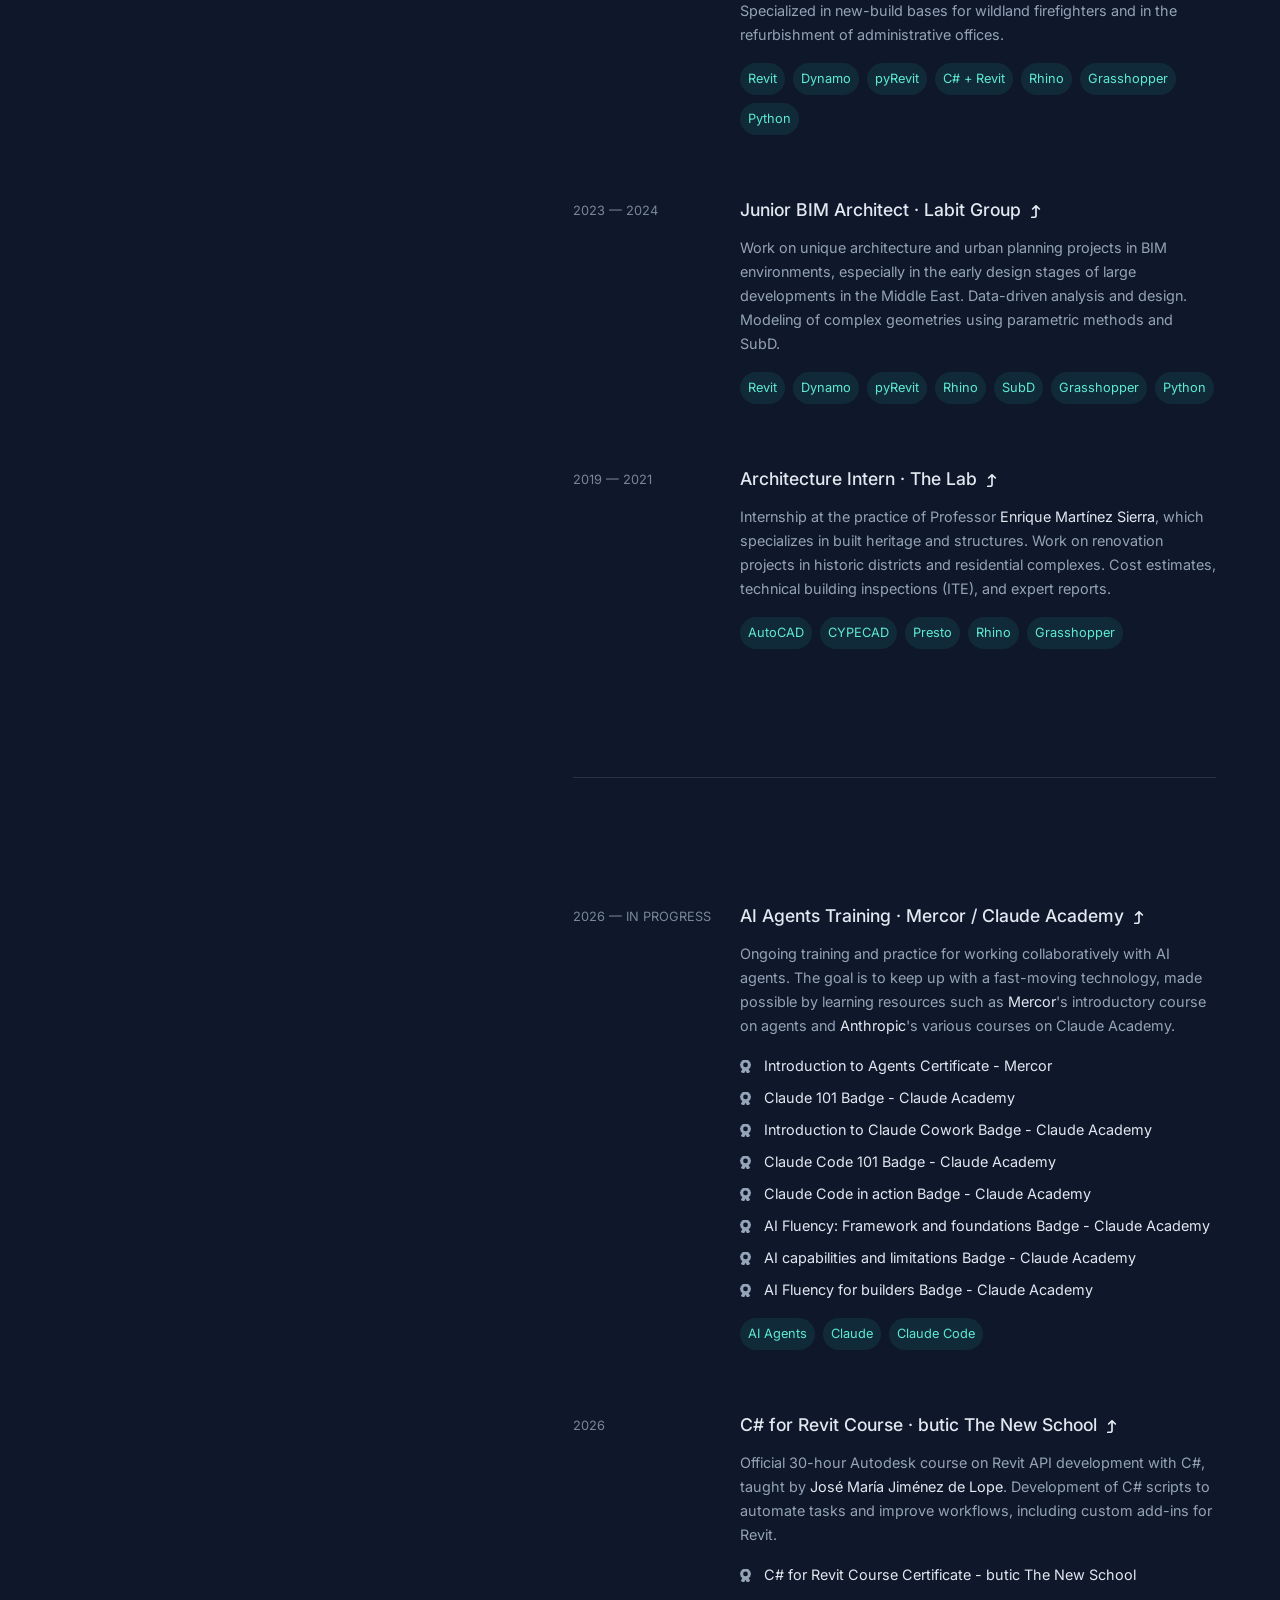
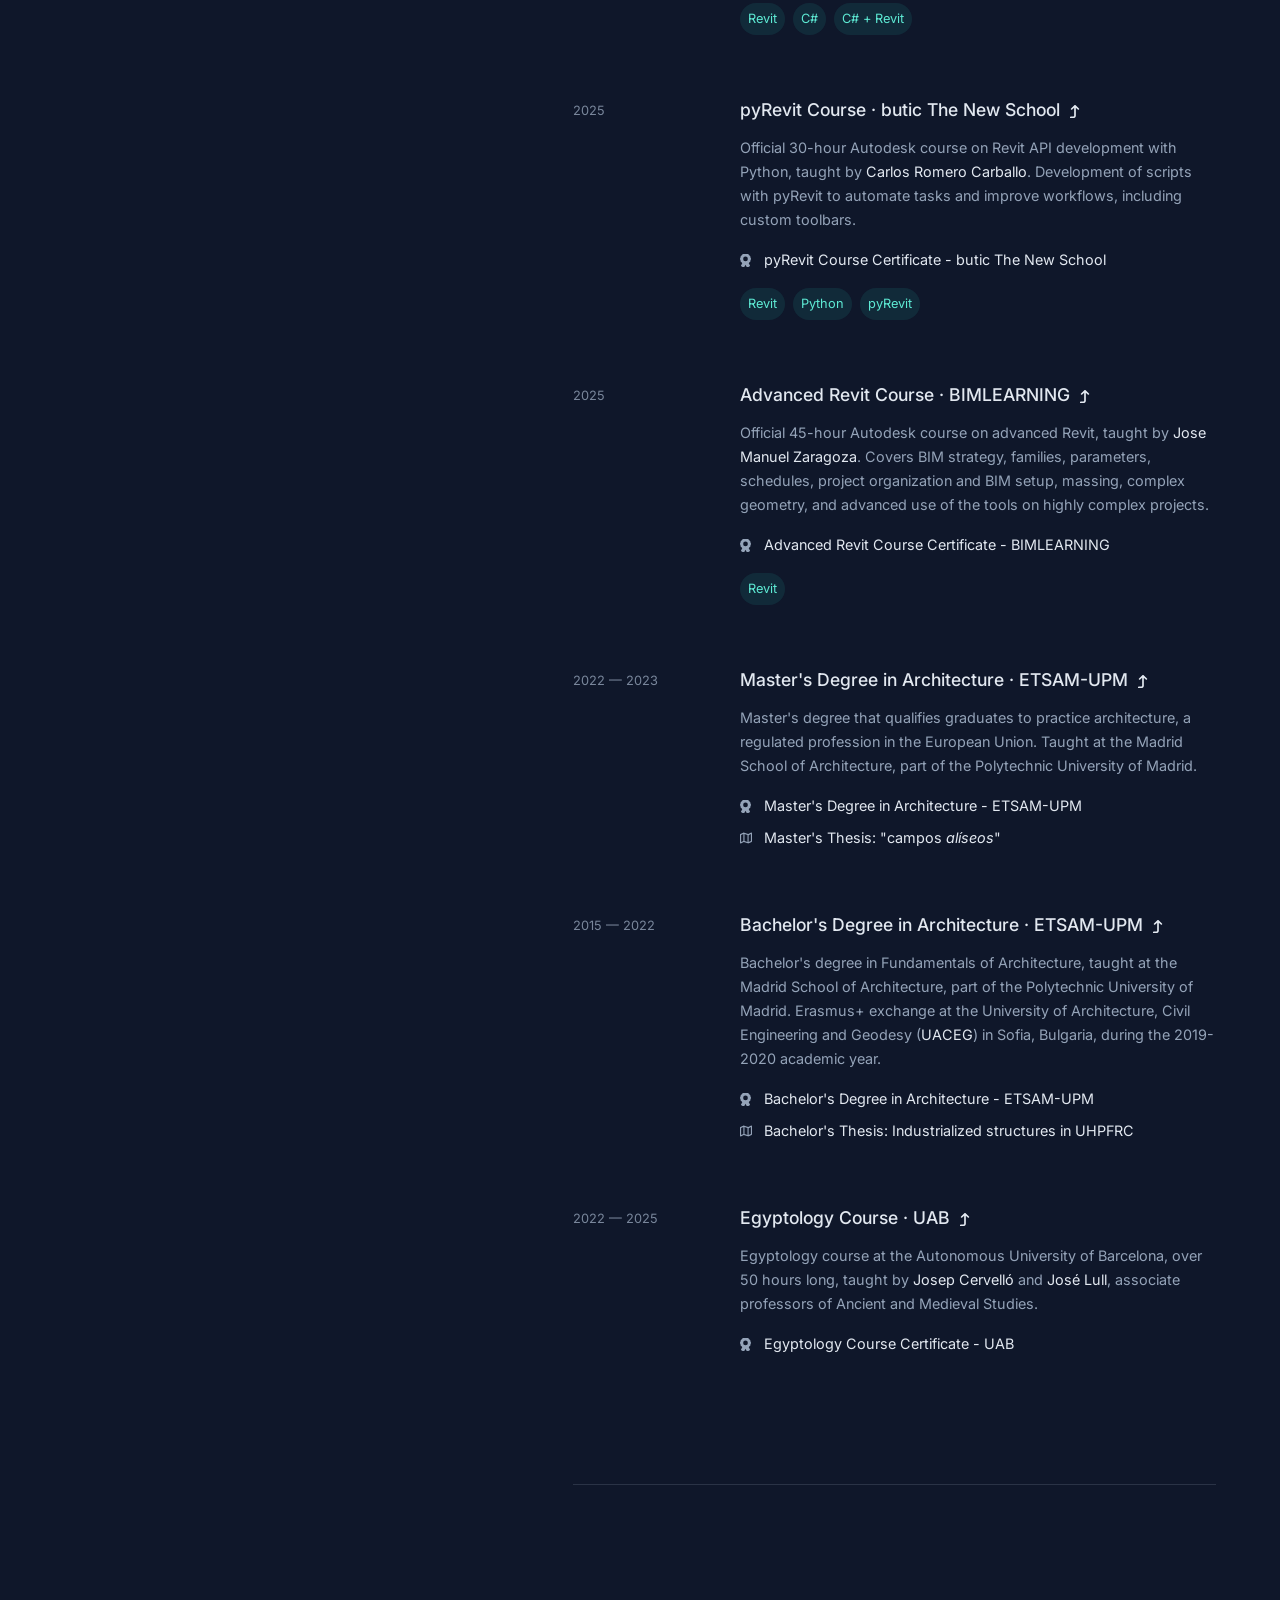
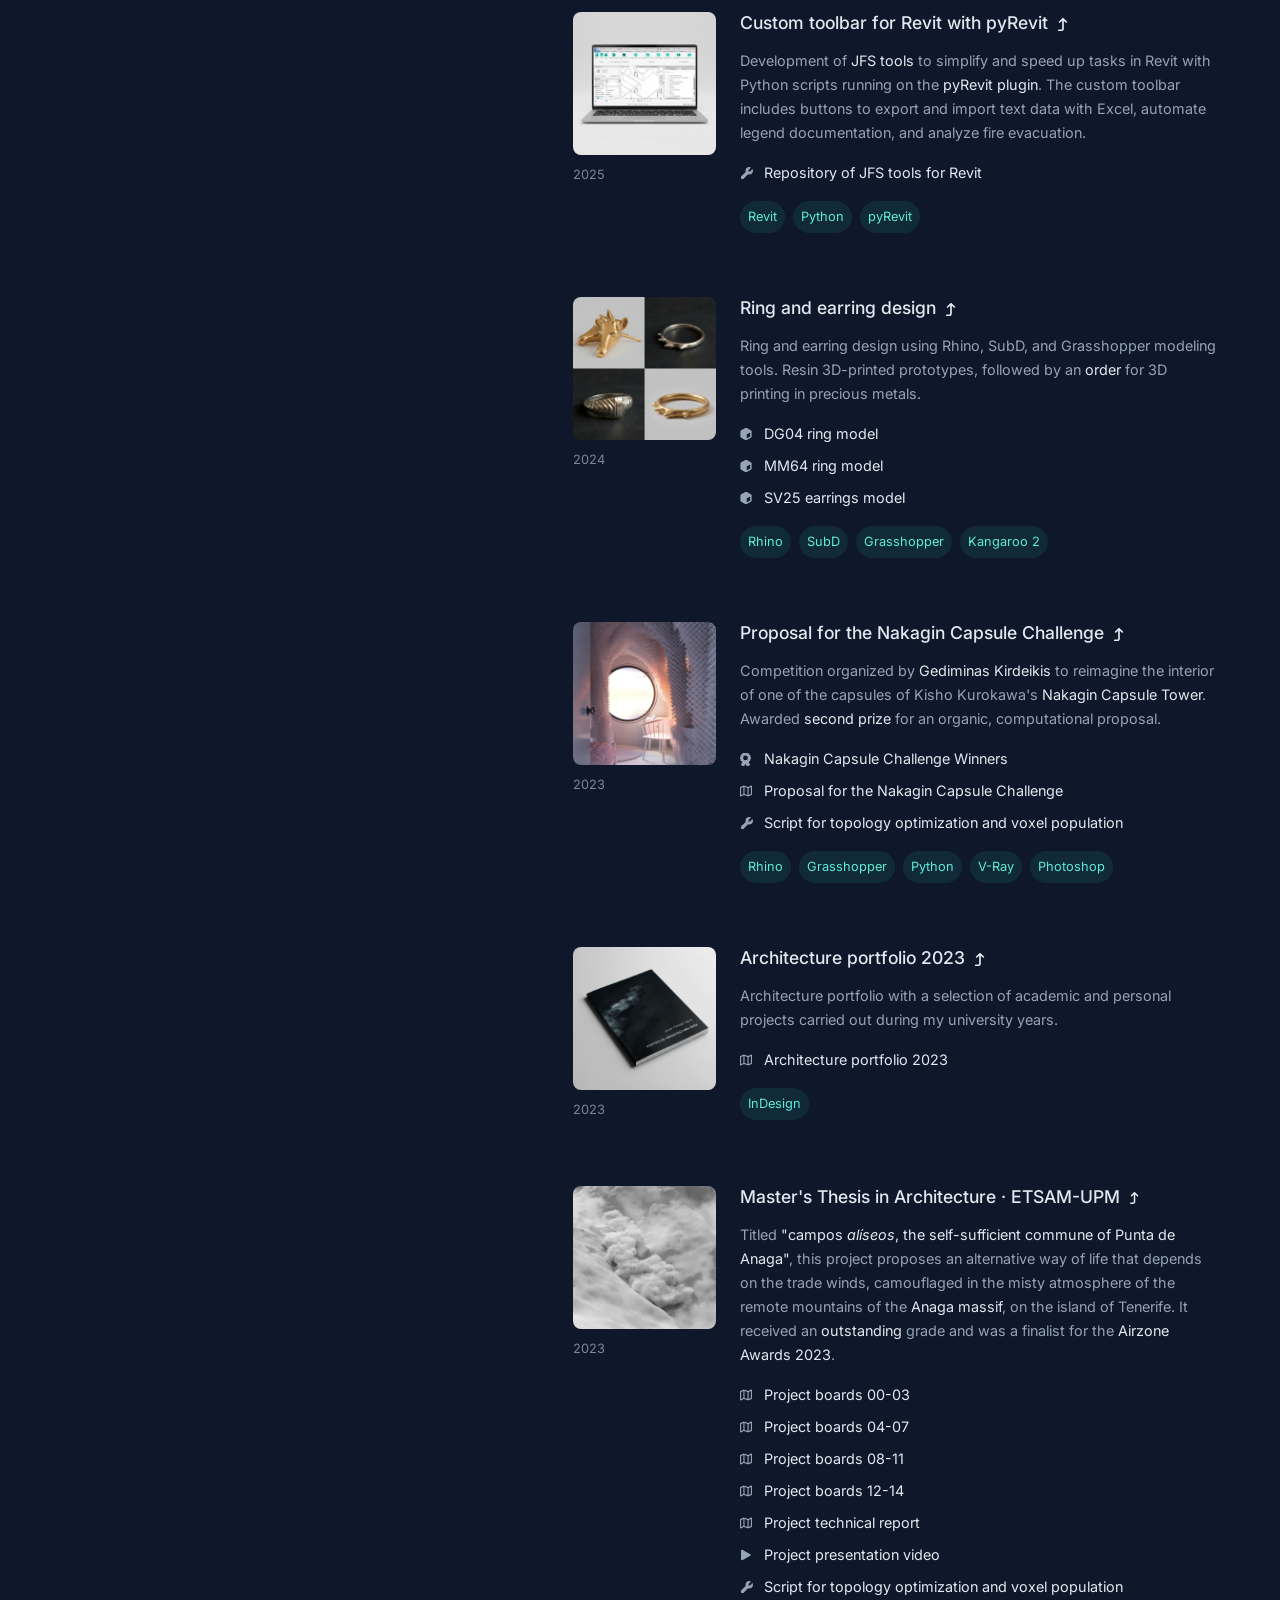
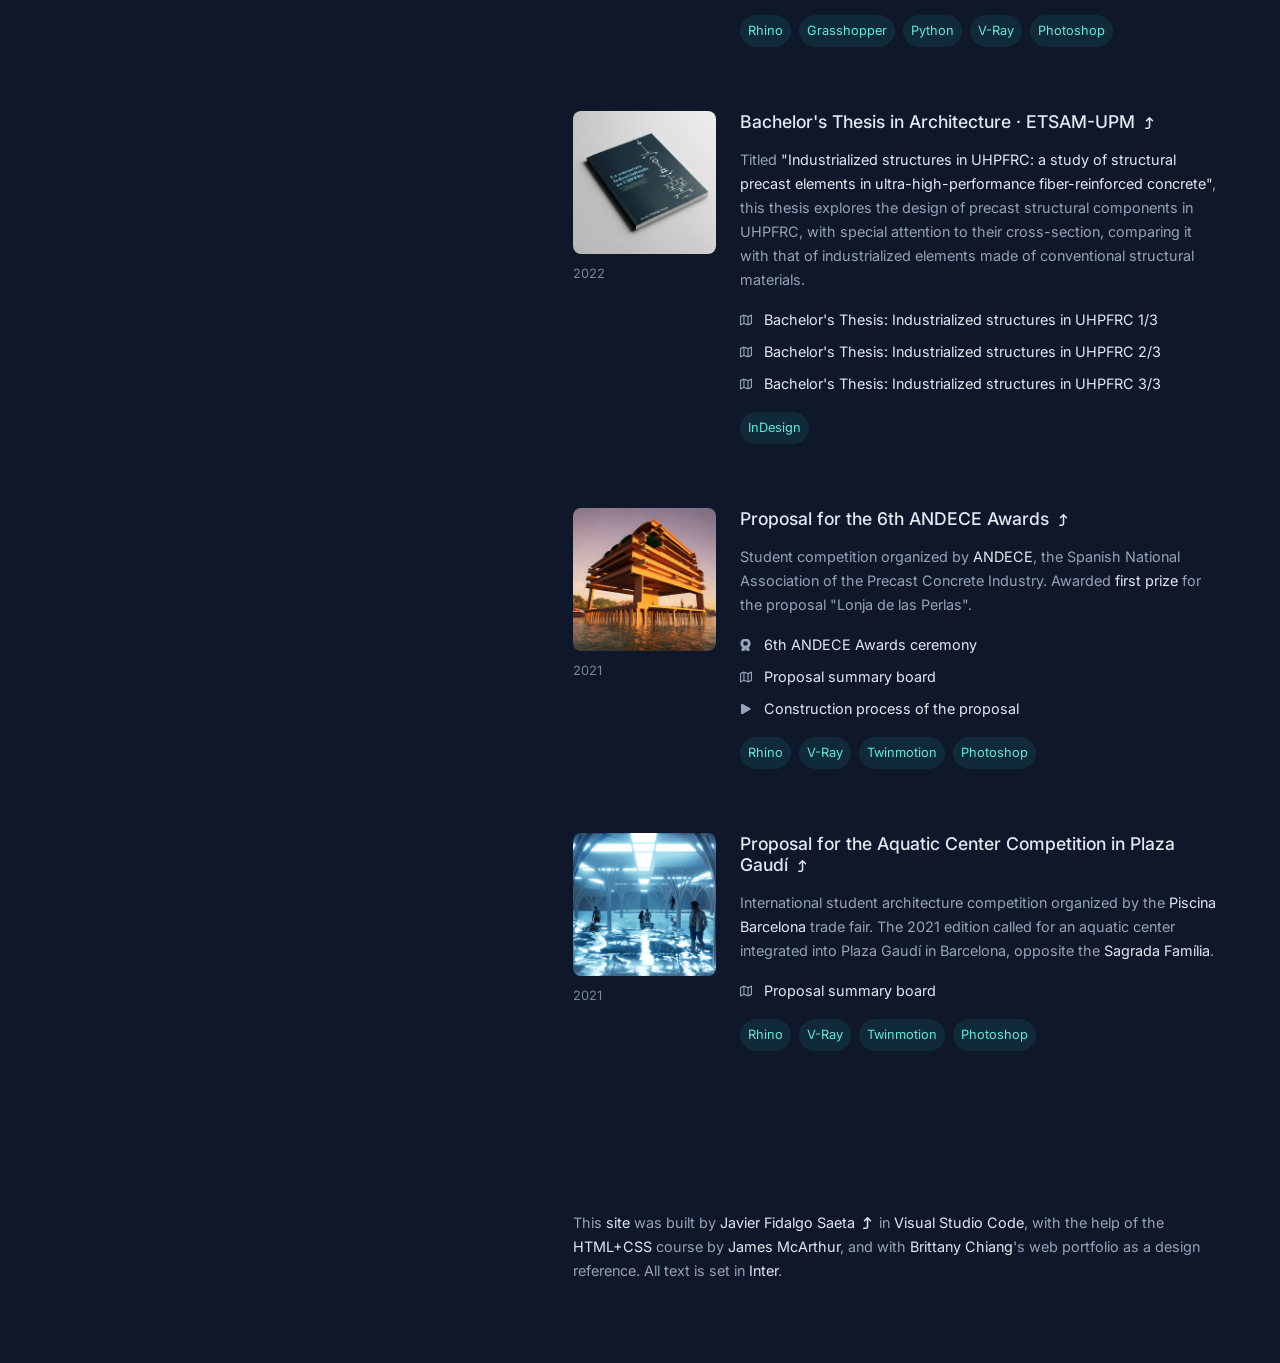
<file: en/index.html>
<!DOCTYPE html>
<html lang="en">
<head>
    <meta charset="UTF-8">
    <meta name="viewport" content="width=device-width, initial-scale=1.0">
    <title>Javier Fidalgo Saeta · Architect and BIM Specialist</title>
    <link rel="stylesheet" href="../styles.css"/>

    <link rel="icon" type="image/png" href="../public/favicon.png">
    <link rel="canonical" href="https://javierfidalgosaeta.com/en/">
    <link rel="alternate" hreflang="es" href="https://javierfidalgosaeta.com/">
    <link rel="alternate" hreflang="en" href="https://javierfidalgosaeta.com/en/">
    <link rel="alternate" hreflang="x-default" href="https://javierfidalgosaeta.com/">
    <meta name="theme-color" content="#0f172a">

    <meta name="description" content="Portfolio of Javier Fidalgo Saeta, an architect in Madrid specializing in BIM and in automating workflows with AI agents, Revit, pyRevit, Rhino and Grasshopper.">

    <!-- Preview card when the link is shared (LinkedIn, WhatsApp, X...) -->
    <meta property="og:type" content="website">
    <meta property="og:title" content="Javier Fidalgo Saeta · Architect and BIM Specialist">
    <meta property="og:description" content="Portfolio of Javier Fidalgo Saeta, an architect in Madrid specializing in BIM and in automating workflows with AI agents, Revit, pyRevit, Rhino and Grasshopper.">
    <meta property="og:image" content="https://javierfidalgosaeta.com/public/min-web.png">
    <meta property="og:image:width" content="1200">
    <meta property="og:image:height" content="630">
    <meta property="og:image:alt" content="Screenshot of Javier Fidalgo Saeta’s web portfolio">
    <meta property="og:url" content="https://javierfidalgosaeta.com/en/">
    <meta property="og:locale" content="en_US">
    <meta property="og:locale:alternate" content="es_ES">
    <meta name="twitter:card" content="summary_large_image">

    <!-- Structured data that tells search engines who the site is about -->
    <script type="application/ld+json">
    {
        "@context": "https://schema.org",
        "@type": "Person",
        "name": "Javier Fidalgo Saeta",
        "url": "https://javierfidalgosaeta.com/",
        "jobTitle": "BIM Specialist",
        "worksFor": {
            "@type": "Organization",
            "name": "Vía Ágora",
            "url": "https://viaagora.com/"
        },
        "alumniOf": {
            "@type": "CollegeOrUniversity",
            "name": "Universidad Politécnica de Madrid",
            "url": "https://www.upm.es/"
        },
        "knowsAbout": ["BIM", "Autodesk Revit", "Autodesk Forma", "Rhinoceros 3D", "Grasshopper", "Dynamo", "pyRevit", "Computational design", "AI agents", "Claude Code"],
        "sameAs": [
            "https://www.linkedin.com/in/javi-arch/",
            "https://github.com/javi-arch",
            "https://sketchfab.com/javi-arch",
            "https://www.youtube.com/@javi-arch"
        ]
    }
    </script>

    <link rel="preconnect" href="https://fonts.googleapis.com">
    <link rel="preconnect" href="https://fonts.gstatic.com" crossorigin>
    <link href="https://fonts.googleapis.com/css2?family=Inter:ital,opsz,wght@0,14..32,100..900;1,14..32,100..900&display=swap" rel="stylesheet">

</head>
<body id="top-of-page">
    <a class="language-toggle" href="../" hreflang="es" lang="es" aria-label="Español">ES</a>
    <header>
        <a href="#top-of-page">
            <h1>Javier Fidalgo Saeta</h1>
        </a>
        <p class="subtitle">Architect / BIM Specialist / <span class="no-break">AI Agents</span></p>
        <p>Passionate about good design and efficient delivery through innovative methodologies and tools.</p>
        <nav>
            <a class="anchor-text" href="#about">
                <span class="line"></span>
                <span class="text">About</span>
            </a>
            <a class="anchor-text" href="#experience">
                <span class="line"></span>
                <span class="text">Experience</span>
            </a>
            <a class="anchor-text" href="#education">
                <span class="line"></span>
                <span class="text">Education</span>
            </a>
            <a class="anchor-text" href="#projects">
                <span class="line"></span>
                <span class="text">Projects</span>
            </a>
        </nav>
        <div class="social-links-container">
            <a class="social-link" href="https://www.linkedin.com/in/javi-arch/" target="_blank" aria-label="LinkedIn">
                <svg viewBox="0 0 2000 2000" aria-hidden="true" focusable="false" style="fill-rule:evenodd;clip-rule:evenodd;stroke-linejoin:round;stroke-miterlimit:2;"><g transform="matrix(3.795713,0,0,3.795713,-214.628314,-214.628314)"><path d="M512,96L127.9,96C110.3,96 96,110.5 96,128.3L96,511.7C96,529.5 110.3,544 127.9,544L512,544C529.6,544 544,529.5 544,511.7L544,128.3C544,110.5 529.6,96 512,96ZM231.5,480L165,480L165,266.2L231.5,266.2L231.5,480ZM198.2,160C219.5,160 236.7,177.2 236.7,198.5C236.7,219.8 219.5,237 198.2,237C176.9,237 159.7,219.8 159.7,198.5C159.7,177.2 176.9,160 198.2,160ZM480.3,480L413.9,480L413.9,376C413.9,351.2 413.4,319.3 379.4,319.3C344.8,319.3 339.5,346.3 339.5,374.2L339.5,480L273.1,480L273.1,266.2L336.8,266.2L336.8,295.4L337.7,295.4C346.6,278.6 368.3,260.9 400.6,260.9C467.8,260.9 480.3,305.2 480.3,362.8L480.3,480Z" style="fill-rule:nonzero;"/></g></svg>
            </a>
            <a class="social-link" href="https://github.com/javi-arch" target="_blank" aria-label="GitHub">
                <svg viewBox="0 0 2000 2000" aria-hidden="true" focusable="false" style="fill-rule:evenodd;clip-rule:evenodd;stroke-linejoin:round;stroke-miterlimit:2;"><g transform="matrix(3.830616,0,0,3.830616,-225.797008,-225.797008)"><path d="M316.8,72C178.1,72 72,177.3 72,316C72,426.9 141.8,521.8 241.5,555.2C254.3,557.5 258.8,549.6 258.8,543.1C258.8,536.9 258.5,502.7 258.5,481.7C258.5,481.7 188.5,496.7 173.8,451.9C173.8,451.9 162.4,422.8 146,415.3C146,415.3 123.1,399.6 147.6,399.9C147.6,399.9 172.5,401.9 186.2,425.7C208.1,464.3 244.8,453.2 259.1,446.6C261.4,430.6 267.9,419.5 275.1,412.9C219.2,406.7 162.8,398.6 162.8,302.4C162.8,274.9 170.4,261.1 186.4,243.5C183.8,237 175.3,210.2 189,175.6C209.9,169.1 258,202.6 258,202.6C278,197 299.5,194.1 320.8,194.1C342.1,194.1 363.6,197 383.6,202.6C383.6,202.6 431.7,169 452.6,175.6C466.3,210.3 457.8,237 455.2,243.5C471.2,261.2 481,275 481,302.4C481,398.9 422.1,406.6 366.2,412.9C375.4,420.8 383.2,435.8 383.2,459.3C383.2,493 382.9,534.7 382.9,542.9C382.9,549.4 387.5,557.3 400.2,555C500.2,521.8 568,426.9 568,316C568,177.3 455.5,72 316.8,72Z" style="fill-rule:nonzero;"/></g></svg>
            </a>
            <a class="social-link" href="https://sketchfab.com/javi-arch" target="_blank" aria-label="Sketchfab">
                <svg viewBox="0 0 2000 2000" aria-hidden="true" focusable="false" style="fill-rule:evenodd;clip-rule:evenodd;stroke-linejoin:round;stroke-miterlimit:2;"><g transform="matrix(0.949993,0,0,0.949993,50.007319,50.007319)"><path d="M1000,0C447.68,0 0,447.72 0,1000C0,1552.28 447.68,2000 1000,2000C1552.32,2000 2000,1552.28 2000,1000C2000,447.72 1552.4,0 1000,0ZM913.12,1595.07L482,1346.21L482,844.21L913.12,1077L913.12,1595.07ZM989.92,958.88L479.84,688.5L989.92,394L1500.08,688.5L989.92,958.88ZM1500.4,1347.17L1070.88,1595.17L1070.88,1079L1500.4,847L1500.4,1347.17Z" style="fill-rule:nonzero;"/></g></svg>
            </a>
            <a class="social-link" href="https://www.youtube.com/@javi-arch" target="_blank" aria-label="YouTube">
                <svg viewBox="0 0 2000 2000" aria-hidden="true" focusable="false" style="fill-rule:evenodd;clip-rule:evenodd;stroke-linejoin:round;stroke-miterlimit:2;"><g transform="matrix(3.661662,0,0,3.661662,-172.098133,-171.731966)"><path d="M581.7,188.1L581.8,188.1C593.2,231 593.2,320.4 593.2,320.4C593.2,320.4 593.2,409.8 581.8,452.7C575.5,476.3 557,494.2 533.5,500.5C490.9,512 320.1,512 320.1,512C320.1,512 149.3,512 106.7,500.5C83.2,494.2 64.7,476.3 58.4,452.7C47,409.8 47,320.4 47,320.4C47,320.4 47,231 58.4,188.1C64.7,164.4 83.2,145.8 106.7,139.5C149.3,128 320.1,128 320.1,128C320.1,128 490.9,128 533.4,139.5C556.9,145.8 575.5,164.4 581.7,188.1ZM253.75,417.358L424.846,320L253.75,222.642L253.75,417.358Z"/></g></svg>
            </a>
        </div>
        <a class="mail" href="mailto:javier.fidalgo.saeta@gmail.com">javier.fidalgo.saeta@gmail.com</a>
    </header>
    <main>
        <section id="about">
            <div class="sticky-header">
                <h2>About</h2>
            </div>
            <div class="about-contents">
                <p>
                    I am an architect based in Madrid with a strong interest in the intersection of design and technology. I specialize in BIM strategies and tools for the building industry. My everyday working environment is the Autodesk ecosystem: <a target="_blank" class="anchor-text" href="https://www.autodesk.com/products/revit/">Revit</a> for project development and <a target="_blank" class="anchor-text" href="https://www.autodesk.com/products/autodesk-docs/overview">Forma</a> for managing projects in a common data environment. I have always relied on visual programming (Revit-<a target="_blank" class="anchor-text" href="https://dynamobim.org/">Dynamo</a>, Rhino-<a target="_blank" class="anchor-text" href="https://www.grasshopper3d.com/">Grasshopper</a>) and scripting (<a target="_blank" class="anchor-text" href="https://pyrevitlabs.notion.site/">pyRevit</a>) to automate tasks and build my own tools, but AI agents have changed the scale of what is possible: today I develop full-fledged Revit add-ins, mainly in C# and working with <a target="_blank" class="anchor-text" href="https://claude.com/product/claude-code">Claude Code</a>. I believe digitalization and AI will radically transform the industry in the coming years, and I am committed to continuous learning so I can be part of that change.
                </p>
                <p>
                    I currently work in the BIM department of <a target="_blank" class="anchor-text" href="https://viaagora.com/">Corporación Vía Ágora</a> (a developer, builder and manufacturer of industrialized building components), where we ensure efficiency and standardization in the development of residential projects. Alongside this, I work with <a target="_blank" class="anchor-text" href="https://www.mercor.com/">Mercor</a>, the expert platform used by the major AI companies, training and evaluating their agents.
                </p>
                <p>
                    Previously, I have been fortunate to work in very different contexts and at very different scales, from large futuristic developments in the Middle East to heritage rehabilitation projects for the public sector in Spain. In all of them, I have sought to put technology at the service of architecture, exploring data-driven sustainable design, prefabrication and digital fabrication, and the buildability of complex geometries.
                </p>
                <p>
                    In my free time, I like to apply my skills to small personal projects, spend time with my <a target="_blank" class="anchor-text-secret" href="../public/img-loved-ones.jpg" tabindex="-1">loved ones</a>, learn about history, and unwind on the padel court.
                </p>
            </div>
        </section>
        <section id="experience">
            <div class="sticky-header">
                <h2>Experience</h2>
            </div>
            <div class="contents">
                <div class="card">
                    <div class="card-column1">
                        <p class="tenure">2026 — present</p>
                    </div>
                    <div class="card-column2">
                        <a target="_blank" href="https://viaagora.com/">
                            <h3 class="anchor-text card-header">
                                BIM Specialist · Vía
                                <span class="no-break">Ágora <i class="fa-solid fa-arrow-turn-up"></i></span>
                            </h3>
                        </a>
                        <p>
                            Development of Revit add-ins in C# with the help of AI agents, to automate processes, ensure the traceability and standardization of BIM components, and reliably collect and process data from the corporation's residential projects. Definition of BIM workflows, protocols and standards in Revit, including the in-house family library. Project coordination in Autodesk Forma as a common data environment, and BIM integration of the industrialized components manufactured by the group.
                        </p>
                        <div class="tag-container">
                            <div class="tag">
                                <p>C# + Revit</p>
                            </div>
                            <div class="tag">
                                <p>Claude Code</p>
                            </div>
                            <div class="tag">
                                <p>AI Agents</p>
                            </div>
                            <div class="tag">
                                <p>Revit</p>
                            </div>
                            <div class="tag">
                                <p>Forma</p>
                            </div>
                        </div>
                    </div>
                </div>
                <div class="card">
                    <div class="card-column1">
                        <p class="tenure">2026 — present</p>
                    </div>
                    <div class="card-column2">
                        <a target="_blank" href="https://www.mercor.com/">
                            <h3 class="anchor-text card-header">
                                Generalist Expert for AI Training ·
                                <span class="no-break">Mercor <i class="fa-solid fa-arrow-turn-up"></i></span>
                            </h3>
                        </a>
                        <p>
                            Participation in the fine-tuning of AI models from the industry's leading labs, by evaluating work produced by agents across diverse areas of expertise.
                        </p>
                        <div class="tag-container">
                            <div class="tag">
                                <p>AI Agents</p>
                            </div>
                            <div class="tag">
                                <p>AI Training</p>
                            </div>
                        </div>
                    </div>
                </div>
                <div class="card">
                    <div class="card-column1">
                        <p class="tenure">2024 — 2026</p>
                    </div>
                    <div class="card-column2">
                        <a target="_blank" href="https://www.tragsa.es/">
                            <h3 class="anchor-text card-header">
                                BIM Architect · Grupo
                                <span class="no-break">Tragsa <i class="fa-solid fa-arrow-turn-up"></i></span>
                            </h3>
                        </a>
                        <p>
                            Modeling, discipline coordination, and tool development for public-sector architecture projects using BIM, from concept design to construction documents, including support during construction. Specialized in new-build bases for wildland firefighters and in the refurbishment of administrative offices.
                        </p>
                        <div class="tag-container">
                            <div class="tag">
                                <p>Revit</p>
                            </div>
                            <div class="tag">
                                <p>Dynamo</p>
                            </div>
                            <div class="tag">
                                <p>pyRevit</p>
                            </div>
                            <div class="tag">
                                <p>C# + Revit</p>
                            </div>
                            <div class="tag">
                                <p>Rhino</p>
                            </div>
                            <div class="tag">
                                <p>Grasshopper</p>
                            </div>
                            <div class="tag">
                                <p>Python</p>
                            </div>
                        </div>
                    </div>
                </div>
                <div class="card">
                    <div class="card-column1">
                        <p class="tenure">2023 — 2024</p>
                    </div>
                    <div class="card-column2">
                        <a target="_blank" href="https://labit.es/">
                            <h3 class="anchor-text card-header">
                                Junior BIM Architect · Labit
                                <span class="no-break">Group <i class="fa-solid fa-arrow-turn-up"></i></span>
                            </h3>
                        </a>
                        <p>
                            Work on unique architecture and urban planning projects in BIM environments, especially in the early design stages of large developments in the Middle East. Data-driven analysis and design. Modeling of complex geometries using parametric methods and SubD.
                        </p>
                        <div class="tag-container">
                            <div class="tag">
                                <p>Revit</p>
                            </div>
                            <div class="tag">
                                <p>Dynamo</p>
                            </div>
                            <div class="tag">
                                <p>pyRevit</p>
                            </div>
                            <div class="tag">
                                <p>Rhino</p>
                            </div>
                            <div class="tag">
                                <p>SubD</p>
                            </div>
                            <div class="tag">
                                <p>Grasshopper</p>
                            </div>
                            <div class="tag">
                                <p>Python</p>
                            </div>
                        </div>
                    </div>

                </div>
                <div class="card">
                    <div class="card-column1">
                        <p class="tenure">2019 — 2021</p>
                    </div>
                    <div class="card-column2">
                        <a target="_blank" href="https://www.linkedin.com/company/the-lab-r-a-martigar-arquitectos/">
                            <h3 class="anchor-text card-header">
                                Architecture Intern · The
                                <span class="no-break">Lab <i class="fa-solid fa-arrow-turn-up"></i></span>
                            </h3>
                        </a>
                        <p>
                            Internship at the practice of Professor <a target="_blank" class="anchor-text" href="https://www.linkedin.com/in/enrique-mart%C3%ADnez-sierra-bba0063b/">Enrique Martínez Sierra</a>, which specializes in built heritage and structures. Work on renovation projects in historic districts and residential complexes. Cost estimates, technical building inspections (ITE), and expert reports.
                        </p>
                        <div class="tag-container">
                            <div class="tag">
                                <p>AutoCAD</p>
                            </div>
                            <div class="tag">
                                <p>CYPECAD</p>
                            </div>
                            <div class="tag">
                                <p>Presto</p>
                            </div>
                            <div class="tag">
                                <p>Rhino</p>
                            </div>
                            <div class="tag">
                                <p>Grasshopper</p>
                            </div>
                        </div>
                    </div>
                </div>
            </div>
        </section>
        <section id="education">
            <div class="sticky-header">
                <h2>Education</h2>
            </div>
            <div class="contents">
                <div class="card">
                    <div class="card-column1">
                        <p class="tenure">2026 — in progress</p>
                    </div>
                    <div class="card-column2">
                        <a target="_blank" href="https://academy.claude.com/">
                            <h3 class="anchor-text card-header">
                                AI Agents Training · Mercor / Claude
                                <span class="no-break">Academy <i class="fa-solid fa-arrow-turn-up"></i></span>
                            </h3>
                        </a>
                        <p>
                            Ongoing training and practice for working collaboratively with AI agents. The goal is to keep up with a fast-moving technology, made possible by learning resources such as <a target="_blank" class="anchor-text" href="https://www.mercor.com/">Mercor</a>'s introductory course on agents and <a target="_blank" class="anchor-text" href="https://www.anthropic.com/">Anthropic</a>'s various courses on Claude Academy.
                        </p>
                        <div class="card-links-container">
                            <a target="_blank" href="https://work.mercor.com/learn/verify/MRC-2026-VM6ZAVEV" class="anchor-text card-link">
                                <p>
                                    <i class="fa-solid fa-award"></i>
                                    Introduction to Agents Certificate - Mercor
                                </p>
                            </a>
                            <a target="_blank" href="https://academy.claude.com/verify/e960bc56948124d6249cb2278306a629" class="anchor-text card-link">
                                <p>
                                    <i class="fa-solid fa-award"></i>
                                    Claude 101 Badge - Claude Academy
                                </p>
                            </a>
                            <a target="_blank" href="https://academy.claude.com/verify/8aba2edbcdf05d211b1cc316e697be46" class="anchor-text card-link">
                                <p>
                                    <i class="fa-solid fa-award"></i>
                                    Introduction to Claude Cowork Badge - Claude Academy
                                </p>
                            </a>
                            <a target="_blank" href="https://academy.claude.com/verify/5ae622ba9cbad276b8bd72847620ed86" class="anchor-text card-link">
                                <p>
                                    <i class="fa-solid fa-award"></i>
                                    Claude Code 101 Badge - Claude Academy
                                </p>
                            </a>
                            <a target="_blank" href="https://academy.claude.com/verify/140c3d8c6f1a5ce39dcb01d771466b4f" class="anchor-text card-link">
                                <p>
                                    <i class="fa-solid fa-award"></i>
                                    Claude Code in action Badge - Claude Academy
                                </p>
                            </a>
                            <a target="_blank" href="https://academy.claude.com/verify/33bd0060ce7c7a1c591479f32f5df9ba" class="anchor-text card-link">
                                <p>
                                    <i class="fa-solid fa-award"></i>
                                    AI Fluency: Framework and foundations Badge - Claude Academy
                                </p>
                            </a>
                            <a target="_blank" href="https://academy.claude.com/verify/6ad404231ce9afd317bfb48b342ce1a7" class="anchor-text card-link">
                                <p>
                                    <i class="fa-solid fa-award"></i>
                                    AI capabilities and limitations Badge - Claude Academy
                                </p>
                            </a>
                            <a target="_blank" href="https://academy.claude.com/verify/99a8b2d089eeb60f8a5aa37586ea1fea" class="anchor-text card-link">
                                <p>
                                    <i class="fa-solid fa-award"></i>
                                    AI Fluency for builders Badge - Claude Academy
                                </p>
                            </a>
                        </div>
                        <div class="tag-container">
                            <div class="tag">
                                <p>AI Agents</p>
                            </div>
                            <div class="tag">
                                <p>Claude</p>
                            </div>
                            <div class="tag">
                                <p>Claude Code</p>
                            </div>
                        </div>
                    </div>
                </div>
                <div class="card">
                    <div class="card-column1">
                        <p class="tenure">2026</p>
                    </div>
                    <div class="card-column2">
                        <a target="_blank" href="https://butic.es/">
                            <h3 class="anchor-text card-header">
                                C# for Revit Course · butic The New
                                <span class="no-break">School <i class="fa-solid fa-arrow-turn-up"></i></span>
                            </h3>
                        </a>
                        <p>
                            Official 30-hour Autodesk course on Revit API development with C#, taught by <a target="_blank" class="anchor-text" href="https://www.linkedin.com/in/jos%C3%A9-mar%C3%ADa-jim%C3%A9nez-de-lope-b14a1038/">José María Jiménez de Lope</a>. Development of C# scripts to automate tasks and improve workflows, including custom add-ins for Revit.
                        </p>
                        <div class="card-links-container">
                            <a target="_blank" href="../public/cert-csharp-butic.pdf" class="anchor-text card-link">
                                <p>
                                    <i class="fa-solid fa-award"></i>
                                    C# for Revit Course Certificate - butic The New School
                                </p>
                            </a>
                        </div>
                        <div class="tag-container">
                            <div class="tag">
                                <p>Revit</p>
                            </div>
                            <div class="tag">
                                <p>C#</p>
                            </div>
                            <div class="tag">
                                <p>C# + Revit</p>
                            </div>
                        </div>
                    </div>
                </div>
                <div class="card">
                    <div class="card-column1">
                        <p class="tenure">2025</p>
                    </div>
                    <div class="card-column2">
                        <a target="_blank" href="https://butic.es/">
                            <h3 class="anchor-text card-header">
                                pyRevit Course · butic The New
                                <span class="no-break">School <i class="fa-solid fa-arrow-turn-up"></i></span>
                            </h3>
                        </a>
                        <p>
                            Official 30-hour Autodesk course on Revit API development with Python, taught by <a target="_blank" class="anchor-text" href="https://www.linkedin.com/in/carlos-romero-carballo-48119618a/">Carlos Romero Carballo</a>. Development of scripts with pyRevit to automate tasks and improve workflows, including custom toolbars.
                        </p>
                        <div class="card-links-container">
                            <a target="_blank" href="../public/cert-pyrevit-butic.pdf" class="anchor-text card-link">
                                <p>
                                    <i class="fa-solid fa-award"></i>
                                    pyRevit Course Certificate - butic The New School
                                </p>
                            </a>
                        </div>
                        <div class="tag-container">
                            <div class="tag">
                                <p>Revit</p>
                            </div>
                            <div class="tag">
                                <p>Python</p>
                            </div>
                            <div class="tag">
                                <p>pyRevit</p>
                            </div>
                        </div>
                    </div>
                </div>
                <div class="card">
                    <div class="card-column1">
                        <p class="tenure">2025</p>
                    </div>
                    <div class="card-column2">
                        <a target="_blank" href="https://bimlearning.es/">
                            <h3 class="anchor-text card-header">
                                Advanced Revit Course ·
                                <span class="no-break">BIMLEARNING <i class="fa-solid fa-arrow-turn-up"></i></span>
                            </h3>
                        </a>
                        <p>
                            Official 45-hour Autodesk course on advanced Revit, taught by <a target="_blank" class="anchor-text" href="https://www.linkedin.com/in/jose-manuel-zaragoza-8133292a/">Jose Manuel Zaragoza</a>. Covers BIM strategy, families, parameters, schedules, project organization and BIM setup, massing, complex geometry, and advanced use of the tools on highly complex projects.
                        </p>
                        <div class="card-links-container">
                            <a target="_blank" href="../public/cert-revit-adv-bimlearning.pdf" class="anchor-text card-link">
                                <p>
                                    <i class="fa-solid fa-award"></i>
                                    Advanced Revit Course Certificate - BIMLEARNING
                                </p>
                            </a>
                        </div>
                        <div class="tag-container">
                            <div class="tag">
                                <p>Revit</p>
                            </div>
                        </div>
                    </div>
                </div>
                <div class="card">
                    <div class="card-column1">
                        <p class="tenure">2022 — 2023</p>
                    </div>
                    <div class="card-column2">
                        <a target="_blank" href="https://www.upm.es/">
                            <h3 class="anchor-text card-header">
                                Master's Degree in Architecture ·
                                <span class="no-break">ETSAM-UPM <i class="fa-solid fa-arrow-turn-up"></i></span>
                            </h3>
                        </a>
                        <p>
                            Master's degree that qualifies graduates to practice architecture, a regulated profession in the European Union. Taught at the Madrid School of Architecture, part of the Polytechnic University of Madrid.
                        </p>
                        <div class="card-links-container">
                            <a target="_blank" href="../public/cert-master-arquitectura-jfs.pdf" class="anchor-text card-link">
                                <p>
                                    <i class="fa-solid fa-award"></i>
                                    Master's Degree in Architecture - ETSAM-UPM
                                </p>
                            </a>
                            <a href="#TFM" class="anchor-text card-link">
                                <p>
                                    <i class="fa-regular fa-map"></i>
                                    Master's Thesis: "campos <span class="italic">alíseos</span>"
                                </p>
                            </a>
                        </div>
                    </div>
                </div>
                <div class="card">
                    <div class="card-column1">
                        <p class="tenure">2015 — 2022</p>
                    </div>
                    <div class="card-column2">
                        <a target="_blank" href="https://www.upm.es/">
                            <h3 class="anchor-text card-header">
                                Bachelor's Degree in Architecture ·
                                <span class="no-break">ETSAM-UPM <i class="fa-solid fa-arrow-turn-up"></i></span>
                            </h3>
                        </a>
                        <p>
                            Bachelor's degree in Fundamentals of Architecture, taught at the Madrid School of Architecture, part of the Polytechnic University of Madrid. Erasmus+ exchange at the University of Architecture, Civil Engineering and Geodesy (<a target="_blank" class="anchor-text" href="https://www.uacg.bg/en">UACEG</a>) in Sofia, Bulgaria, during the 2019-2020 academic year.
                        </p>
                        <div class="card-links-container">
                            <a target="_blank" href="../public/cert-grado-arquitectura-jfs.pdf" class="anchor-text card-link">
                                <p>
                                    <i class="fa-solid fa-award"></i>
                                    Bachelor's Degree in Architecture - ETSAM-UPM
                                </p>
                            </a>
                            <a href="#TFG" class="anchor-text card-link">
                                <p>
                                    <i class="fa-regular fa-map"></i>
                                    Bachelor's Thesis: Industrialized structures in UHPFRC
                                </p>
                            </a>
                        </div>
                    </div>
                </div>
                <div class="card">
                    <div class="card-column1">
                        <p class="tenure">2022 — 2025</p>
                    </div>
                    <div class="card-column2">
                        <a target="_blank" href="https://www.uab.cat/">
                            <h3 class="anchor-text card-header">
                                Egyptology Course ·
                                <span class="no-break">UAB <i class="fa-solid fa-arrow-turn-up"></i></span>
                            </h3>
                        </a>
                        <p>
                            Egyptology course at the Autonomous University of Barcelona, over 50 hours long, taught by <a target="_blank" class="anchor-text" href="https://es.wikipedia.org/wiki/Josep_Cervell%C3%B3_Autuori">Josep Cervelló</a> and <a target="_blank" class="anchor-text" href="http://joselull.com/">José Lull</a>, associate professors of Ancient and Medieval Studies.
                        </p>
                        <div class="card-links-container">
                            <a target="_blank" href="../public/cert-curso-egipt-uab.pdf" class="anchor-text card-link">
                                <p>
                                    <i class="fa-solid fa-award"></i>
                                    Egyptology Course Certificate - UAB
                                </p>
                            </a>
                        </div>
                    </div>
                </div>
            </div>
        </section>
        <section id="projects">
            <div class="sticky-header">
                <h2>Projects</h2>
            </div>
            <div class="contents">
                <div class="card">
                    <div class="card-column1">
                        <p class="tenure">2025</p>
                        <div class="project-image-container">
                            <img width="300" height="300" loading="lazy" decoding="async" src="../public/img-pyrevit-jfs-tools.png" alt="Custom toolbar for Revit with pyRevit"/>
                        </div>
                    </div>
                    <div class="card-column2">
                        <a target="_blank" href="https://github.com/javi-arch/jfs-pyrevit-tools">
                            <h3 class="anchor-text card-header">
                                Custom toolbar for Revit with
                                <span class="no-break">pyRevit <i class="fa-solid fa-arrow-turn-up"></i></span>
                            </h3>
                        </a>
                        <p>
                            Development of <a target="_blank" href="https://github.com/javi-arch/jfs-pyrevit-tools" class="anchor-text card-link">JFS tools</a> to simplify and speed up tasks in Revit with Python scripts running on the <a target="_blank" href="https://pyrevitlabs.notion.site/" class="anchor-text card-link">pyRevit plugin</a>. The custom toolbar includes buttons to export and import text data with Excel, automate legend documentation, and analyze fire evacuation.
                        </p>
                        <div class="card-links-container">
                            <a target="_blank" href="https://github.com/javi-arch/jfs-pyrevit-tools" class="anchor-text card-link">
                                <p>
                                    <i class="fa-solid fa-wrench"></i>
                                    Repository of JFS tools for Revit
                                </p>
                            </a>
                        </div>
                        <div class="tag-container">
                            <div class="tag">
                                <p>Revit</p>
                            </div>
                            <div class="tag">
                                <p>Python</p>
                            </div>
                            <div class="tag">
                                <p>pyRevit</p>
                            </div>
                        </div>
                    </div>
                </div>
                <div class="card">
                    <div class="card-column1">
                        <p class="tenure">2024</p>
                        <div class="project-image-container">
                            <img width="300" height="300" loading="lazy" decoding="async" src="../public/img-rings-rhino.png" alt="Ring and earring design"/>
                        </div>
                    </div>
                    <div class="card-column2">
                        <a target="_blank" href="https://skfb.ly/pGyPO">
                            <h3 class="anchor-text card-header">
                                Ring and earring
                                <span class="no-break">design <i class="fa-solid fa-arrow-turn-up"></i></span>
                            </h3>
                        </a>
                        <p>
                            Ring and earring design using Rhino, SubD, and Grasshopper modeling tools. Resin 3D-printed prototypes, followed by an <a target="_blank" href="https://i.materialise.com" class="anchor-text card-link">order</a> for 3D printing in precious metals.
                        </p>
                        <div class="card-links-container">
                            <a target="_blank" href="https://skfb.ly/pGyxB" class="anchor-text card-link">
                                <p>
                                    <i class="fa-solid fa-cube"></i>
                                    DG04 ring model
                                </p>
                            </a>
                            <a target="_blank" href="https://skfb.ly/pGyxQ" class="anchor-text card-link">
                                <p>
                                    <i class="fa-solid fa-cube"></i>
                                    MM64 ring model
                                </p>
                            </a>
                            <a target="_blank" href="https://skfb.ly/pGyyo" class="anchor-text card-link">
                                <p>
                                    <i class="fa-solid fa-cube"></i>
                                    SV25 earrings model
                                </p>
                            </a>
                        </div>
                        <div class="tag-container">
                            <div class="tag">
                                <p>Rhino</p>
                            </div>
                            <div class="tag">
                                <p>SubD</p>
                            </div>
                            <div class="tag">
                                <p>Grasshopper</p>
                            </div>
                            <div class="tag">
                                <p>Kangaroo 2</p>
                            </div>
                        </div>
                    </div>
                </div>
                <div class="card">
                    <div class="card-column1">
                        <p class="tenure">2023</p>
                        <div class="project-image-container">
                            <img width="300" height="300" loading="lazy" decoding="async" src="../public/img-nakagin-capsule-challenge.png" alt="Proposal for the Nakagin Capsule Challenge"/>
                        </div>
                    </div>
                    <div class="card-column2">
                        <a target="_blank" href="https://www.youtube.com/watch?v=Dx22yXzKcfc">
                            <h3 class="anchor-text card-header">
                                Proposal for the Nakagin Capsule
                                <span class="no-break">Challenge <i class="fa-solid fa-arrow-turn-up"></i></span>
                            </h3>
                        </a>
                        <p>
                            Competition organized by <a target="_blank" class="anchor-text" href="https://www.youtube.com/@DesignGoBrr">Gediminas Kirdeikis</a> to reimagine the interior of one of the capsules of Kisho Kurokawa's <a target="_blank" class="anchor-text" href="https://en.wikipedia.org/wiki/Nakagin_Capsule_Tower">Nakagin Capsule Tower</a>. Awarded <a target="_blank" href="https://www.youtube.com/watch?v=GdapYFXpDB8" class="anchor-text card-link">second prize</a> for an organic, computational proposal.
                        </p>
                        <div class="card-links-container">
                            <a target="_blank" href="https://www.youtube.com/watch?v=GdapYFXpDB8" class="anchor-text card-link">
                                <p>
                                    <i class="fa-solid fa-award"></i>
                                    Nakagin Capsule Challenge Winners
                                </p>
                            </a>
                            <a target="_blank" href="../public/pdf-nakagin-capsule-challenge.pdf" class="anchor-text card-link">
                                <p>
                                    <i class="fa-regular fa-map"></i>
                                    Proposal for the Nakagin Capsule Challenge
                                </p>
                            </a>
                            <a target="_blank" href="https://github.com/javi-arch/topo-optimisation-voxel-population-gh" class="anchor-text card-link">
                                <p>
                                    <i class="fa-solid fa-wrench"></i>
                                    Script for topology optimization and voxel population
                                </p>
                            </a>
                        </div>
                        <div class="tag-container">
                            <div class="tag">
                                <p>Rhino</p>
                            </div>
                            <div class="tag">
                                <p>Grasshopper</p>
                            </div>
                            <div class="tag">
                                <p>Python</p>
                            </div>
                            <div class="tag">
                                <p>V-Ray</p>
                            </div>
                            <div class="tag">
                                <p>Photoshop</p>
                            </div>
                        </div>
                    </div>
                </div>
                <div class="card">
                    <div class="card-column1">
                        <p class="tenure">2023</p>
                        <div class="project-image-container">
                            <img width="300" height="300" loading="lazy" decoding="async" src="../public/img-portfolio-arquitectura-2023.png" alt="Architecture portfolio 2023"/>
                        </div>
                    </div>
                    <div class="card-column2">
                        <a target="_blank" href="../public/pdf-portfolio-arquitectura-2023.pdf">
                            <h3 class="anchor-text card-header">
                                Architecture portfolio
                                <span class="no-break">2023 <i class="fa-solid fa-arrow-turn-up"></i></span>
                            </h3>
                        </a>
                        <p>
                            Architecture portfolio with a selection of academic and personal projects carried out during my university years.
                        </p>
                        <div class="card-links-container">
                            <a target="_blank" href="../public/pdf-portfolio-arquitectura-2023.pdf" class="anchor-text card-link">
                                <p>
                                    <i class="fa-regular fa-map"></i>
                                    Architecture portfolio 2023
                                </p>
                            </a>
                        </div>
                        <div class="tag-container">
                            <div class="tag">
                                <p>InDesign</p>
                            </div>
                        </div>
                    </div>
                </div>
                <div id="TFM" class="card">
                    <div class="card-column1">
                        <p class="tenure">2023</p>
                        <div class="project-image-container">
                            <img width="300" height="300" loading="lazy" decoding="async" src="../public/img-tfm-campos-aliseos.png" alt="Master's Thesis: 'campos alíseos'"/>
                        </div>
                    </div>
                    <div class="card-column2">
                        <a target="_blank" href="https://www.upm.es/">
                            <h3 class="anchor-text card-header">
                                Master's Thesis in Architecture ·
                                <span class="no-break">ETSAM-UPM <i class="fa-solid fa-arrow-turn-up"></i></span>
                            </h3>
                        </a>
                        <p>
                            Titled <a target="_blank" class="anchor-text" href="https://archive.dpa-etsam.com/projects/campos-aliseos">"campos <span class="italic">alíseos</span>, the self-sufficient commune of Punta de Anaga"</a>, this project proposes an alternative way of life that depends on the trade winds, camouflaged in the misty atmosphere of the remote mountains of the <a target="_blank" class="anchor-text" href="https://en.wikipedia.org/wiki/Macizo_de_Anaga">Anaga massif</a>, on the island of Tenerife. It received an <a target="_blank" class="anchor-text" href="https://archive.dpa-etsam.com/projects/campos-aliseos">outstanding</a> grade and was a finalist for the <a target="_blank" class="anchor-text" href="https://www.catedrainnovacion.uma.es/noticias/ganadores-premios-airzone/">Airzone Awards 2023</a>.
                        </p>
                        <div class="card-links-container">
                            <a target="_blank" href="../public/pdf-campos-aliseos-03.pdf" class="anchor-text card-link">
                                <p>
                                    <i class="fa-regular fa-map"></i>
                                    Project boards 00-03
                                </p>
                            </a>
                            <a target="_blank" href="../public/pdf-campos-aliseos-47.pdf" class="anchor-text card-link">
                                <p>
                                    <i class="fa-regular fa-map"></i>
                                    Project boards 04-07
                                </p>
                            </a>
                            <a target="_blank" href="../public/pdf-campos-aliseos-811.pdf" class="anchor-text card-link">
                                <p>
                                    <i class="fa-regular fa-map"></i>
                                    Project boards 08-11
                                </p>
                            </a>
                            <a target="_blank" href="../public/pdf-campos-aliseos-1214.pdf" class="anchor-text card-link">
                                <p>
                                    <i class="fa-regular fa-map"></i>
                                    Project boards 12-14
                                </p>
                            </a>
                            <a target="_blank" href="../public/pdf-campos-aliseos-tec.pdf" class="anchor-text card-link">
                                <p>
                                    <i class="fa-regular fa-map"></i>
                                    Project technical report
                                </p>
                            </a>
                            <a target="_blank" href="https://youtu.be/jGWXVkrUF-8?si=GVr2NwLjUSU1Srax" class="anchor-text card-link">
                                <p>
                                    <i class="fa-solid fa-play"></i>
                                    Project presentation video
                                </p>
                            </a>
                            <a target="_blank" href="https://github.com/javi-arch/topo-optimisation-voxel-population-gh" class="anchor-text card-link">
                                <p>
                                    <i class="fa-solid fa-wrench"></i>
                                    Script for topology optimization and voxel population
                                </p>
                            </a>
                        </div>
                        <div class="tag-container">
                            <div class="tag">
                                <p>Rhino</p>
                            </div>
                            <div class="tag">
                                <p>Grasshopper</p>
                            </div>
                            <div class="tag">
                                <p>Python</p>
                            </div>
                            <div class="tag">
                                <p>V-Ray</p>
                            </div>
                            <div class="tag">
                                <p>Photoshop</p>
                            </div>
                        </div>
                    </div>
                </div>
                <div id="TFG" class="card">
                    <div class="card-column1">
                        <p class="tenure">2022</p>
                        <div class="project-image-container">
                            <img width="300" height="300" loading="lazy" decoding="async" src="../public/img-estructura-industrializada-uhpfrc.png" alt="Bachelor's Thesis: Industrialized structures in UHPFRC"/>
                        </div>
                    </div>
                    <div class="card-column2">
                        <a target="_blank" href="https://www.upm.es/">
                            <h3 class="anchor-text card-header">
                                Bachelor's Thesis in Architecture ·
                                <span class="no-break">ETSAM-UPM <i class="fa-solid fa-arrow-turn-up"></i></span>
                            </h3>
                        </a>
                        <p>
                            Titled <a target="_blank" class="anchor-text" href="https://oa.upm.es/69685/">"Industrialized structures in UHPFRC: a study of structural precast elements in ultra-high-performance fiber-reinforced concrete"</a>, this thesis explores the design of precast structural components in UHPFRC, with special attention to their cross-section, comparing it with that of industrialized elements made of conventional structural materials.
                        </p>
                        <div class="card-links-container">
                            <a target="_blank" href="../public/pdf-estructura-industrializada-uhpfrc1.pdf" class="anchor-text card-link">
                                <p>
                                    <i class="fa-regular fa-map"></i>
                                    Bachelor's Thesis: Industrialized structures in UHPFRC 1/3
                                </p>
                            </a>
                            <a target="_blank" href="../public/pdf-estructura-industrializada-uhpfrc2.pdf" class="anchor-text card-link">
                                <p>
                                    <i class="fa-regular fa-map"></i>
                                    Bachelor's Thesis: Industrialized structures in UHPFRC 2/3
                                </p>
                            </a>
                            <a target="_blank" href="../public/pdf-estructura-industrializada-uhpfrc3.pdf" class="anchor-text card-link">
                                <p>
                                    <i class="fa-regular fa-map"></i>
                                    Bachelor's Thesis: Industrialized structures in UHPFRC 3/3
                                </p>
                            </a>
                        </div>
                        <div class="tag-container">
                            <div class="tag">
                                <p>InDesign</p>
                            </div>
                        </div>
                    </div>
                </div>
                <div class="card">
                    <div class="card-column1">
                        <p class="tenure">2021</p>
                        <div class="project-image-container">
                            <img width="300" height="300" loading="lazy" decoding="async" src="../public/img-premios-andece-2021.png" alt="Proposal for the 6th ANDECE Awards"/>
                        </div>
                    </div>
                    <div class="card-column2">
                        <a target="_blank" href="https://premioandece.com/">
                            <h3 class="anchor-text card-header">
                                Proposal for the 6th ANDECE
                                <span class="no-break">Awards <i class="fa-solid fa-arrow-turn-up"></i></span>
                            </h3>
                        </a>
                        <p>
                            Student competition organized by <a target="_blank" class="anchor-text" href="https://andece.org/">ANDECE</a>, the Spanish National Association of the Precast Concrete Industry. Awarded <a target="_blank" class="anchor-text" href="https://premioandece.com/ediciones">first prize</a> for the proposal "Lonja de las Perlas".
                        </p>
                        <div class="card-links-container">
                            <a target="_blank" href="https://youtu.be/FJcny_zKp_g?si=bueXuJnPOqK-JR_L" class="anchor-text card-link">
                                <p>
                                    <i class="fa-solid fa-award"></i>
                                    6th ANDECE Awards ceremony
                                </p>
                            </a>
                            <a target="_blank" href="../public/pdf-premios-andece-2021.pdf" class="anchor-text card-link">
                                <p>
                                    <i class="fa-regular fa-map"></i>
                                    Proposal summary board
                                </p>
                            </a>
                            <a target="_blank" href="https://youtu.be/YGy7KxXAYn0?si=qVxGcYLhjMpDmlOR" class="anchor-text card-link">
                                <p>
                                    <i class="fa-solid fa-play"></i>
                                    Construction process of the proposal
                                </p>
                            </a>
                        </div>
                        <div class="tag-container">
                            <div class="tag">
                                <p>Rhino</p>
                            </div>
                            <div class="tag">
                                <p>V-Ray</p>
                            </div>
                            <div class="tag">
                                <p>Twinmotion</p>
                            </div>
                            <div class="tag">
                                <p>Photoshop</p>
                            </div>
                        </div>
                    </div>
                </div>
                <div class="card">
                    <div class="card-column1">
                        <p class="tenure">2021</p>
                        <div class="project-image-container">
                            <img width="300" height="300" loading="lazy" decoding="async" src="../public/img-piscina-wellness-barcelona.png" alt="Proposal for the Aquatic Center Competition in Plaza Gaudí"/>
                        </div>
                    </div>
                    <div class="card-column2">
                        <a target="_blank" href="https://www.firabarcelona.com/es/nota-prensa/piscina_s046/piscina-welness-propone-a-futuros-arquitectos-imaginar-un-centro-acuatico-frente-a-la-sagrada-familia/">
                            <h3 class="anchor-text card-header">
                                Proposal for the Aquatic Center Competition in Plaza
                                <span class="no-break">Gaudí <i class="fa-solid fa-arrow-turn-up"></i></span>
                            </h3>
                        </a>
                        <p>
                            International student architecture competition organized by the <a target="_blank" class="anchor-text" href="https://www.piscinabarcelona.es/">Piscina Barcelona</a> trade fair. The 2021 edition called for an aquatic center integrated into Plaza Gaudí in Barcelona, opposite the <a target="_blank" class="anchor-text" href="https://en.wikipedia.org/wiki/Sagrada_Fam%C3%ADlia">Sagrada Família</a>.
                        </p>
                        <div class="card-links-container">
                            <a target="_blank" href="../public/pdf-piscina-wellness-barcelona.pdf" class="anchor-text card-link">
                                <p>
                                    <i class="fa-regular fa-map"></i>
                                    Proposal summary board
                                </p>
                            </a>
                        </div>
                        <div class="tag-container">
                            <div class="tag">
                                <p>Rhino</p>
                            </div>
                            <div class="tag">
                                <p>V-Ray</p>
                            </div>
                            <div class="tag">
                                <p>Twinmotion</p>
                            </div>
                            <div class="tag">
                                <p>Photoshop</p>
                            </div>
                        </div>
                    </div>
                </div>
            </div>
        </section>
    </main>
    <footer>
        <p>
            This <a target="_blank" class="anchor-text" href="https://github.com/javi-arch/jfs-website">site</a> was built by <a class="anchor-text" href="#top-of-page">Javier Fidalgo Saeta <i class="fa-solid fa-arrow-turn-up"></i></a> in <a target="_blank" class="anchor-text" href="https://code.visualstudio.com/">Visual Studio Code</a>, with the help of the <a target="_blank" class="anchor-text" href="https://youtu.be/Eb3lOiukwAQ?si=utUPfATYSmF1ymGE">HTML+CSS</a> course by <a target="_blank" class="anchor-text" href="https://www.linkedin.com/in/jamezmcarthur/">James McArthur</a>, and with <a target="_blank" class="anchor-text" href="https://brittanychiang.com/">Brittany Chiang</a>'s web portfolio as a design reference. All text is set in <a target="_blank" class="anchor-text" href="https://rsms.me/inter/">Inter</a>.
        </p>
    </footer>
    <script src="../script.js"></script>
</body>
</html>
</file>
<file: styles.css>
:root {
    --background-color: #0f172a;
    --letter-color: #94a3b8;
    --accent-color: #5eead4;
    --highlight-color: #e2e8f0;
    --accent-background:rgba(45, 212, 191, 0.1);
    --divider-color: rgba(148, 163, 184, 0.2);
}

/* Smooth scrolling only for visitors who have not asked for reduced motion */
@media (prefers-reduced-motion: no-preference) {
    html {
        scroll-behavior: smooth;
    }
}

* {
    box-sizing: border-box;
    margin: 0;
    padding: 0;
    font-family: 'Inter', sans-serif;
}

body {
    background-color: var(--background-color);
    color: var(--letter-color);
    padding: 6rem 2rem;
    display: grid;
    grid-template-columns: repeat(1, minmax(0, 1fr));
    gap: 6rem;
    position: relative;
}

/* Language Toggle Button */
.language-toggle {
    position: absolute;
    top: 2rem;
    left: 2rem;
    background: none;
    border: none;
    color: var(--letter-color);
    font-size: 0.9rem;
    font-weight: 200;
    text-transform: uppercase;
    cursor: pointer;
    transition-duration: 200ms;
    z-index: 100;
}

.language-toggle:hover {
    color: var(--accent-color);
}

p {
    line-height: 1.5rem;
}

a {
    text-decoration: none
}

p::selection,
h1::selection,
h2::selection,
h3::selection,
h4::selection,
h5::selection,
h6::selection,
img::selection,
button::selection {
    background: var(--accent-color);
    color: var(--background-color);
}

header,
main,
footer {
    position: relative;
    z-index: 10;
}

header {
    display: flex;
    flex-direction: column;
    gap: 1.1rem;
    max-width: 480px;
}

header h1,
header .subtitle {
    color: var(--highlight-color);
}

header h1 {
    font-size: 3.2rem;
    font-weight: 600;
    transition-duration: 200ms;
}

header h1:hover,
header a:focus-visible h1 {
    color: var(--accent-color);
}

header .subtitle {
    font-size: 1.1rem;
    font-weight: 400;
    line-height: normal;
}

nav {
    display: none;
}

.mail {
    align-self: flex-start;          /* Keep the link as wide as its text */
    color: inherit;
    font-size: 0.9rem;
    line-height: 1.5rem;
    text-decoration: underline;
    text-underline-offset: 6px;      /* Gap between text and underline */
    transition-duration: 200ms;
}

.mail:hover,
.mail:focus-visible {
    color: var(--highlight-color);
}


/* Social Links Container */

.social-links-container {
    display: flex;
    gap: 1rem;
    align-items: center;
}

.social-link {
    color: inherit;
    text-decoration: none;
    transition-duration: 200ms;
}

.social-link:hover,
.social-link:focus-visible {
    color: var(--highlight-color);
}

.social-links-container .social-link svg {
    width: 25px;
    height: 25px;
    vertical-align: middle;
    fill: currentColor; /* Makes the SVG use the link color */
}


main {
    --section-gap: 10rem;
    display: flex;
    flex-direction: column;
    gap: var(--section-gap);
}

section {
    display: flex;
    flex-direction: column;
    gap: 2.5rem;
    scroll-margin-top: 6rem;
}

/* Subtle divider halfway through the gap between two sections */
section + section {
    position: relative;
}

section + section::before {
    content: "";
    position: absolute;
    top: calc(var(--section-gap) / -2);
    left: 0;
    right: 0;
    height: 1px;
    background-color: var(--divider-color);
}

section h2 {
    text-transform: uppercase;
    font-size: 1rem;
    font-weight: 500;
    color: var(--highlight-color);
}

.sticky-header {
    position: sticky;
    top: 0;
    padding: 1rem 0;
}

.sticky-header h2 {
    position: relative;
    z-index: 2;
}

.sticky-header::before {
    content: "";
    position: absolute;
    inset: 0;
    background: var(--background-color);
    opacity: 0.85;
}

.about-contents {
    display: flex;
    flex-direction: column;
    gap: 1rem;
}

.anchor-text {
    color: var(--highlight-color);
    text-decoration: none;
    transition-duration: 200ms;
}

.anchor-text:hover,
.anchor-text:focus-visible,
a:focus-visible > .card-header {
    color: var(--accent-color);
}

.anchor-text-secret {
    /* Remove the link color and underline */
    color: inherit;
    text-decoration: none;

    /* IMPORTANT: show the text cursor instead of the pointer hand */
    cursor: text;
}

.anchor-text-secret:hover,
.anchor-text-secret:active,
.anchor-text-secret:focus {
    /* Keep the same look on hover, click and focus */
    color: inherit;
    text-decoration: none;
    outline: none; /* Hide the focus outline so the link stays hidden */
}


.contents {
    display: flex;
    flex-direction: column;
    gap: 4rem;
}

.card {
    display: grid;
    grid-template-columns: repeat(1, minmax(0, 1fr));
    gap: 1.2rem;
    scroll-margin-top: 6rem;
}

.card-header:hover i {
    transform: translateY(-0.3rem);
}

.card-header i {
    font-size: 0.8rem;
    padding-left: 0.3rem;
    transition: transform 200ms;
}

.no-break {
    white-space: nowrap;
}

.card-column1 {
    display: flex;
    flex-direction: column;
    gap: 0.5rem;
}

.card-column2 {
    display: flex;
    flex-direction: column;
    gap: 1rem;
}

.card p {
    font-size: 0.9rem;
}

.card p.tenure {
    opacity: 0.8;                    /* Dimmed, but still readable (contrast 4.9:1) */
    text-transform: uppercase;
    font-size: 0.8rem;
}

.card-header {
    font-weight: 500;
    font-size: 1.1rem;
}

.card-links-container {
    display: flex;
    flex-direction: column;
    gap: 0.5rem;
}

.card-link:hover i {
    transform: translateY(-0.3rem);
}

.card-link i {
    color: var(--letter-color);
    font-size: 0.8rem;
    padding-right: 1.3rem;
    transition: transform 200ms;
}

.italic {
    font-style: italic;
}

/* Icons: Font Awesome Free 7.0.1 SVGs (https://fontawesome.com, icons under CC BY 4.0)
   drawn as CSS masks so they take the text color. The box matches Font Awesome's own,
   and --icon-width is the icon's viewBox width / 512. */
.fa-solid,
.fa-regular {
    display: inline-block;
    width: 1.25em;
    line-height: 1;
    text-align: center;
}

.fa-solid::before,
.fa-regular::before {
    content: "";
    display: inline-block;
    width: var(--icon-width);
    height: 1em;
    vertical-align: -0.125em;
    background-color: currentColor;
    -webkit-mask: var(--icon) center / contain no-repeat;
    mask: var(--icon) center / contain no-repeat;
}

.fa-arrow-turn-up {
    --icon-width: 0.75em;
    --icon: url("data:image/svg+xml,%3Csvg xmlns='http://www.w3.org/2000/svg' viewBox='0 0 384 512'%3E%3Cpath d='M32 448c-17.7 0-32 14.3-32 32s14.3 32 32 32l96 0c53 0 96-43 96-96l0-306.7 73.4 73.4c12.5 12.5 32.8 12.5 45.3 0s12.5-32.8 0-45.3l-128-128c-12.5-12.5-32.8-12.5-45.3 0l-128 128c-12.5 12.5-12.5 32.8 0 45.3s32.8 12.5 45.3 0L160 109.3 160 416c0 17.7-14.3 32-32 32l-96 0z'/%3E%3C/svg%3E");
}

.fa-award {
    --icon-width: 0.875em;
    --icon: url("data:image/svg+xml,%3Csvg xmlns='http://www.w3.org/2000/svg' viewBox='0 0 448 512'%3E%3Cpath d='M245.9-25.9c-13.4-8.2-30.3-8.2-43.7 0-24.4 14.9-39.5 18.9-68.1 18.3-15.7-.4-30.3 8.1-37.9 21.9-13.7 25.1-24.8 36.2-49.9 49.9-13.8 7.5-22.2 22.2-21.9 37.9 .7 28.6-3.4 43.7-18.3 68.1-8.2 13.4-8.2 30.3 0 43.7 14.9 24.4 18.9 39.5 18.3 68.1-.4 15.7 8.1 30.3 21.9 37.9 22.1 12.1 33.3 22.1 45.1 41.5L42.7 458.5c-5.9 11.9-1.1 26.3 10.7 32.2l86 43c11.5 5.7 25.5 1.4 31.7-9.8l52.8-95.1 52.8 95.1c6.2 11.2 20.2 15.6 31.7 9.8l86-43c11.9-5.9 16.7-20.3 10.7-32.2l-48.6-97.2c11.7-19.4 23-29.4 45.1-41.5 13.8-7.5 22.2-22.2 21.9-37.9-.7-28.6 3.4-43.7 18.3-68.1 8.2-13.4 8.2-30.3 0-43.7-14.9-24.4-18.9-39.5-18.3-68.1 .4-15.7-8.1-30.3-21.9-37.9-25.1-13.7-36.2-24.8-49.9-49.9-7.5-13.8-22.2-22.2-37.9-21.9-28.6 .7-43.7-3.4-68.1-18.3zM224 96a96 96 0 1 1 0 192 96 96 0 1 1 0-192z'/%3E%3C/svg%3E");
}

.fa-cube {
    --icon-width: 1em;
    --icon: url("data:image/svg+xml,%3Csvg xmlns='http://www.w3.org/2000/svg' viewBox='0 0 512 512'%3E%3Cpath d='M224.3-2.5c19.8-11.4 44.2-11.4 64 0L464.2 99c19.8 11.4 32 32.6 32 55.4l0 203c0 22.9-12.2 44-32 55.4L288.3 514.5c-19.8 11.4-44.2 11.4-64 0L48.5 413c-19.8-11.4-32-32.6-32-55.4l0-203c0-22.9 12.2-44 32-55.4L224.3-2.5zm207.8 360l0-166.1-143.8 83 0 166.1 143.8-83z'/%3E%3C/svg%3E");
}

.fa-map {
    --icon-width: 1em;
    --icon: url("data:image/svg+xml,%3Csvg xmlns='http://www.w3.org/2000/svg' viewBox='0 0 512 512'%3E%3Cpath d='M512 48c0-8.3-4.3-16-11.3-20.4s-15.9-4.8-23.3-1.1L352.5 88.1 180 29.4c-13.7-4.7-28.7-3.8-41.9 2.3L13.8 90.3C5.4 94.2 0 102.7 0 112L0 464c0 8.2 4.2 15.9 11.1 20.3s15.6 4.9 23.1 1.4l127.3-59.9 170.7 56.9c13.7 4.6 28.5 3.7 41.6-2.5l124.4-58.5c8.4-4 13.8-12.4 13.8-21.7l0-352zM144 82.1l0 299-96 45.2 0-299 96-45.2zm48 303.3l0-301.1 128 43.5 0 300.3-128-42.7zM368 134l96-47.4 0 298.2-96 45.2 0-296z'/%3E%3C/svg%3E");
}

.fa-play {
    --icon-width: 0.875em;
    --icon: url("data:image/svg+xml,%3Csvg xmlns='http://www.w3.org/2000/svg' viewBox='0 0 448 512'%3E%3Cpath d='M91.2 36.9c-12.4-6.8-27.4-6.5-39.6 .7S32 57.9 32 72l0 368c0 14.1 7.5 27.2 19.6 34.4s27.2 7.5 39.6 .7l336-184c12.8-7 20.8-20.5 20.8-35.1s-8-28.1-20.8-35.1l-336-184z'/%3E%3C/svg%3E");
}

.fa-wrench {
    --icon-width: 1.125em;
    --icon: url("data:image/svg+xml,%3Csvg xmlns='http://www.w3.org/2000/svg' viewBox='0 0 576 512'%3E%3Cpath d='M509.4 98.6c7.6-7.6 20.3-5.7 24.1 4.3 6.8 17.7 10.5 37 10.5 57.1 0 88.4-71.6 160-160 160-17.5 0-34.4-2.8-50.2-8L146.9 498.9c-28.1 28.1-73.7 28.1-101.8 0s-28.1-73.7 0-101.8L232 210.2c-5.2-15.8-8-32.6-8-50.2 0-88.4 71.6-160 160-160 20.1 0 39.4 3.7 57.1 10.5 10 3.8 11.8 16.5 4.3 24.1l-88.7 88.7c-3 3-4.7 7.1-4.7 11.3l0 41.4c0 8.8 7.2 16 16 16l41.4 0c4.2 0 8.3-1.7 11.3-4.7l88.7-88.7z'/%3E%3C/svg%3E");
}

.anchor-text:hover i {
    color: inherit;
}

.tag-container {
    display: flex;
    gap: 0.5rem;
    flex-wrap: wrap;
    color: var(--accent-color);
}

.tag {
    padding: 0.25rem 0.5rem;
    border-radius: 1rem;
    background: var(--accent-background);
}

.tag p {
    font-size: 0.8rem;
}

.project-image-container {
    max-width: 200px;
    overflow: hidden;
    display: grid;
    place-items: center;
    aspect-ratio: 1/1;
    order: 2;
    border-radius: 0.5rem;
}

.project-image-container img {
    width: 100%;
    height: 100%;
    object-fit: cover;
}

footer {
    display: flex;
    flex-direction: column;
    justify-content: space-between;
    gap: 2rem;
    align-items: flex-start;
}

footer p {
    font-size: 0.9rem;
}

footer i {
    font-size: 0.8rem;
    padding-left: 0.1rem;
    transition: transform 200ms;
}

footer a:hover i {
    transform: translateY(-0.3rem);
}




@media (min-width: 640px) {

    .card {
        grid-template-columns: repeat(4, minmax(0, 1fr));
        gap: 1.5rem;
    }

    .card-column2 {
        grid-column: span 3 / span 3;
    }

    .card-column1 .tenure {
        order: 1;
    }
    .project-image-container {
        order: 0;
    }

}

@media (min-width: 1024px) {
    body {
        grid-template-columns: 2fr 3fr;
        gap: 5rem;
        padding: 4rem 4rem;
        padding-top: 0;
        padding-bottom: 0;
    }

    .language-toggle {
        position: fixed;
    }

    header {
        position: sticky;
        margin-left: auto;
        top: 0;
        height: 100vh;
        padding-bottom: 5rem;
        max-width: 480px;
        width: 100%;
        padding-top: 6rem;
    }

    main {
        max-width: 850px;
        width: 100%;
        padding-top: 6rem;
        margin-right: auto;
        --section-gap: 16rem;
    }

    nav {
        display: flex;
        flex-direction: column;
        flex: 1;
        gap: 1rem;
        padding-top: 1rem;
        margin-bottom: 1.5rem;
    }

    nav a {
        font-size: 0.9rem;
        font-weight: 600;
        text-transform: uppercase;
        display: flex;
        align-items: center; /* Vertically center the line with the text */
        gap: 0.5rem;
    }

    .line {
        display: inline-block;
        height: 1px;            /* Line thickness */
        background-color: var(--letter-color);
        width: 40px;            /* Resting length */
        opacity: 0.8;           /* Slightly dimmed at rest */
        transition: width 200ms ease, opacity 200ms ease;
    }

    .text {
        color: var(--letter-color);
    }

    nav a:hover .line,
    nav a:focus-visible .line {
        width: 120px;           /* Expanded length */
        opacity: 1;             /* Fully visible */
    }

    .anchor-text.active .line {
        background-color: var(--highlight-color);
        width: 120px;           /* Expanded length */
        opacity: 1;             /* Fully visible */
    }

    .anchor-text.active .text {
        color: var(--highlight-color);
    }

    /* The nav replaces the section titles on desktop: hide them visually
       but keep them for screen readers (display: none would remove them) */
    .sticky-header {
        position: absolute;
        top: auto;
        width: 1px;
        height: 1px;
        padding: 0;
        overflow: hidden;
        clip-path: inset(50%);
        white-space: nowrap;
    }

    footer {
        grid-column: 2;
        max-width: 800px;
        width: 100%;
        padding-top: 5rem;
        padding-bottom: 5rem;
    }
}

/* When viewport is wide but short, reduce header title size for better fit */
@media (min-width: 1024px) and (max-height: 659px) {
    header h1 {
        font-size: 2.5rem;
    }
}
</file>
